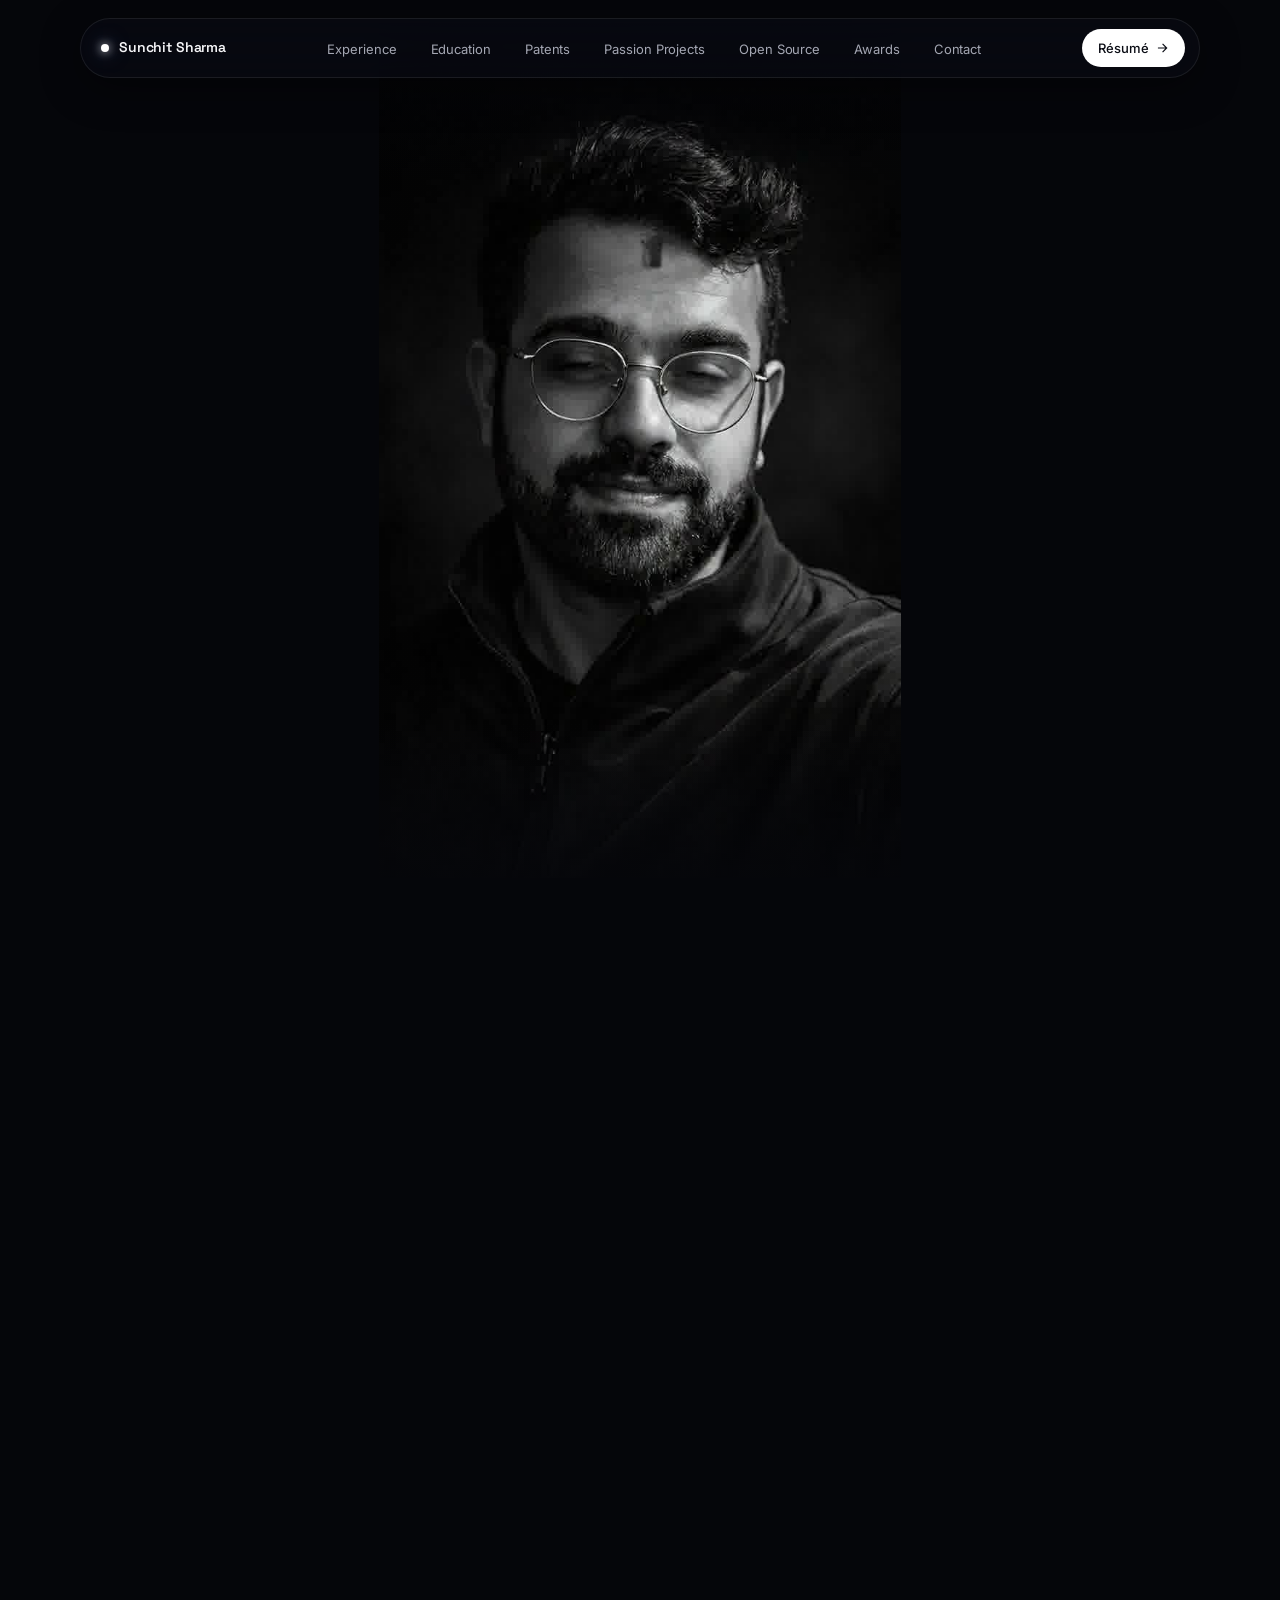
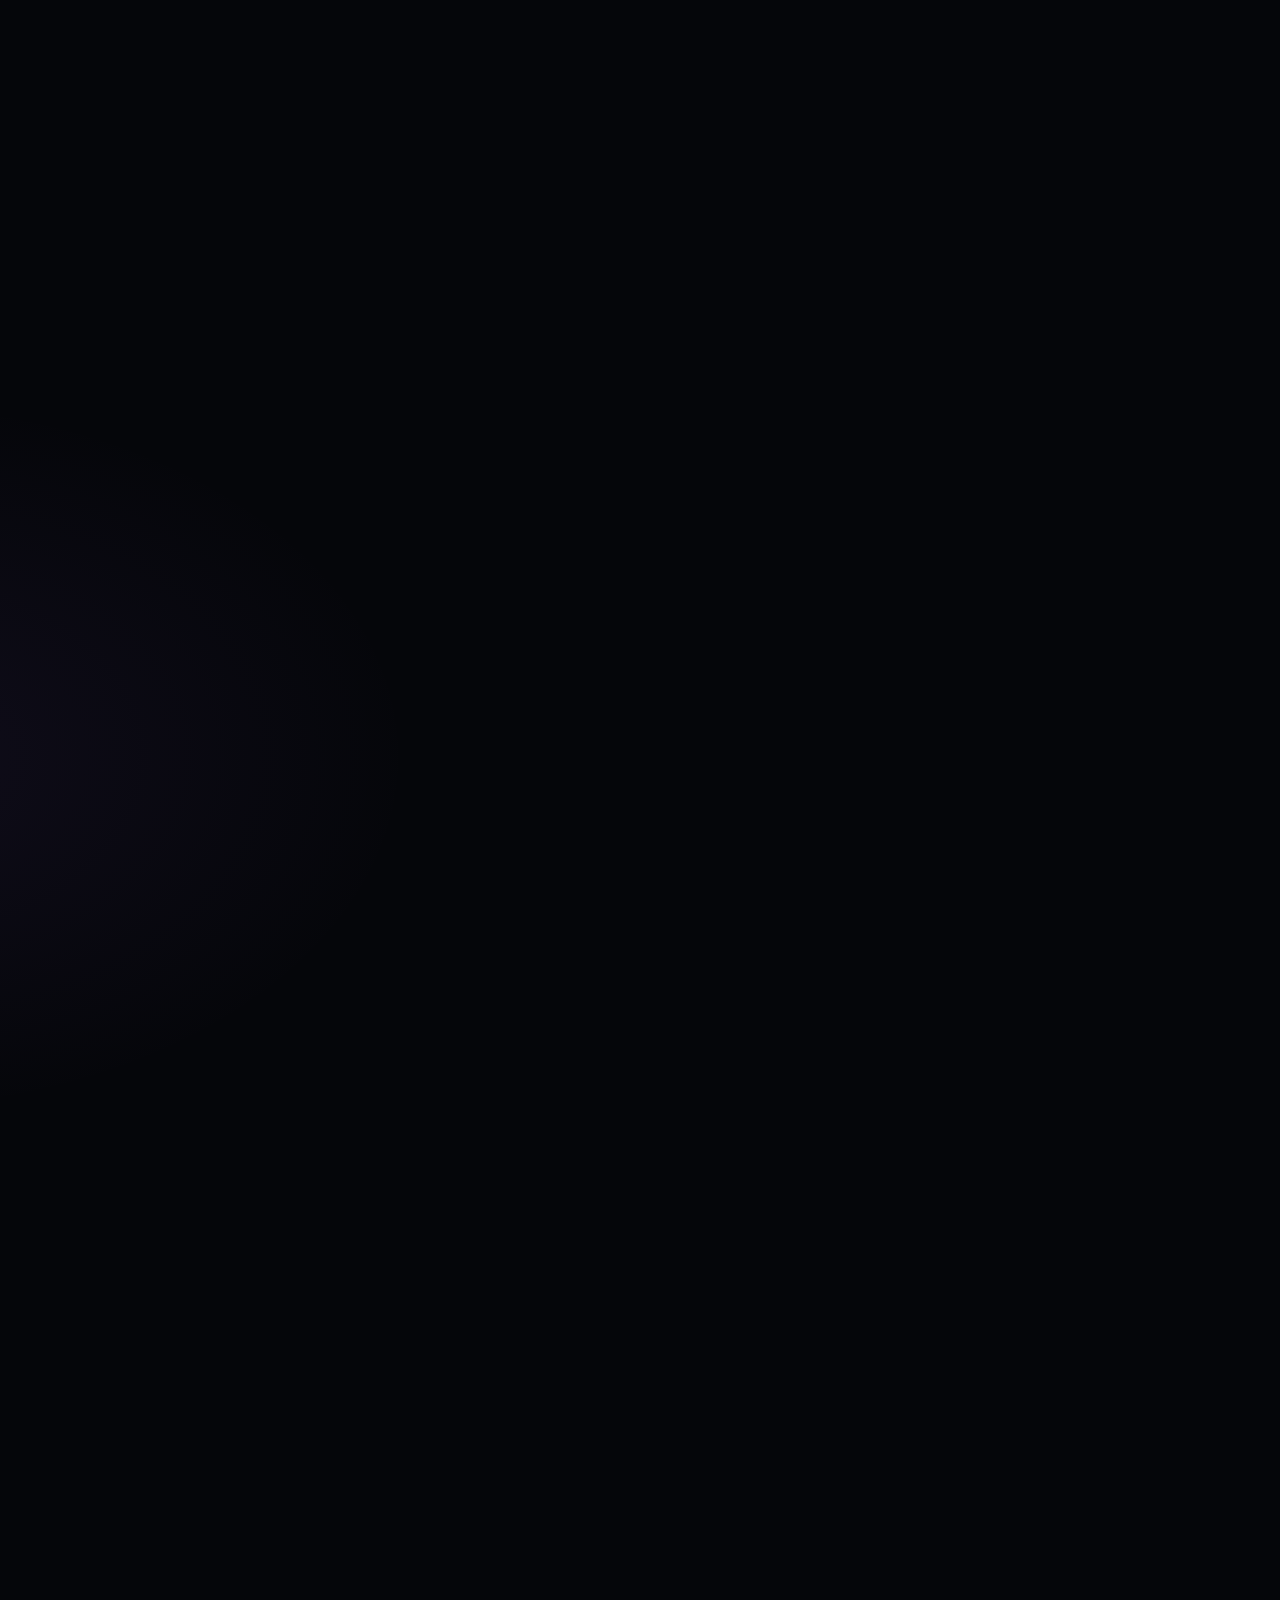
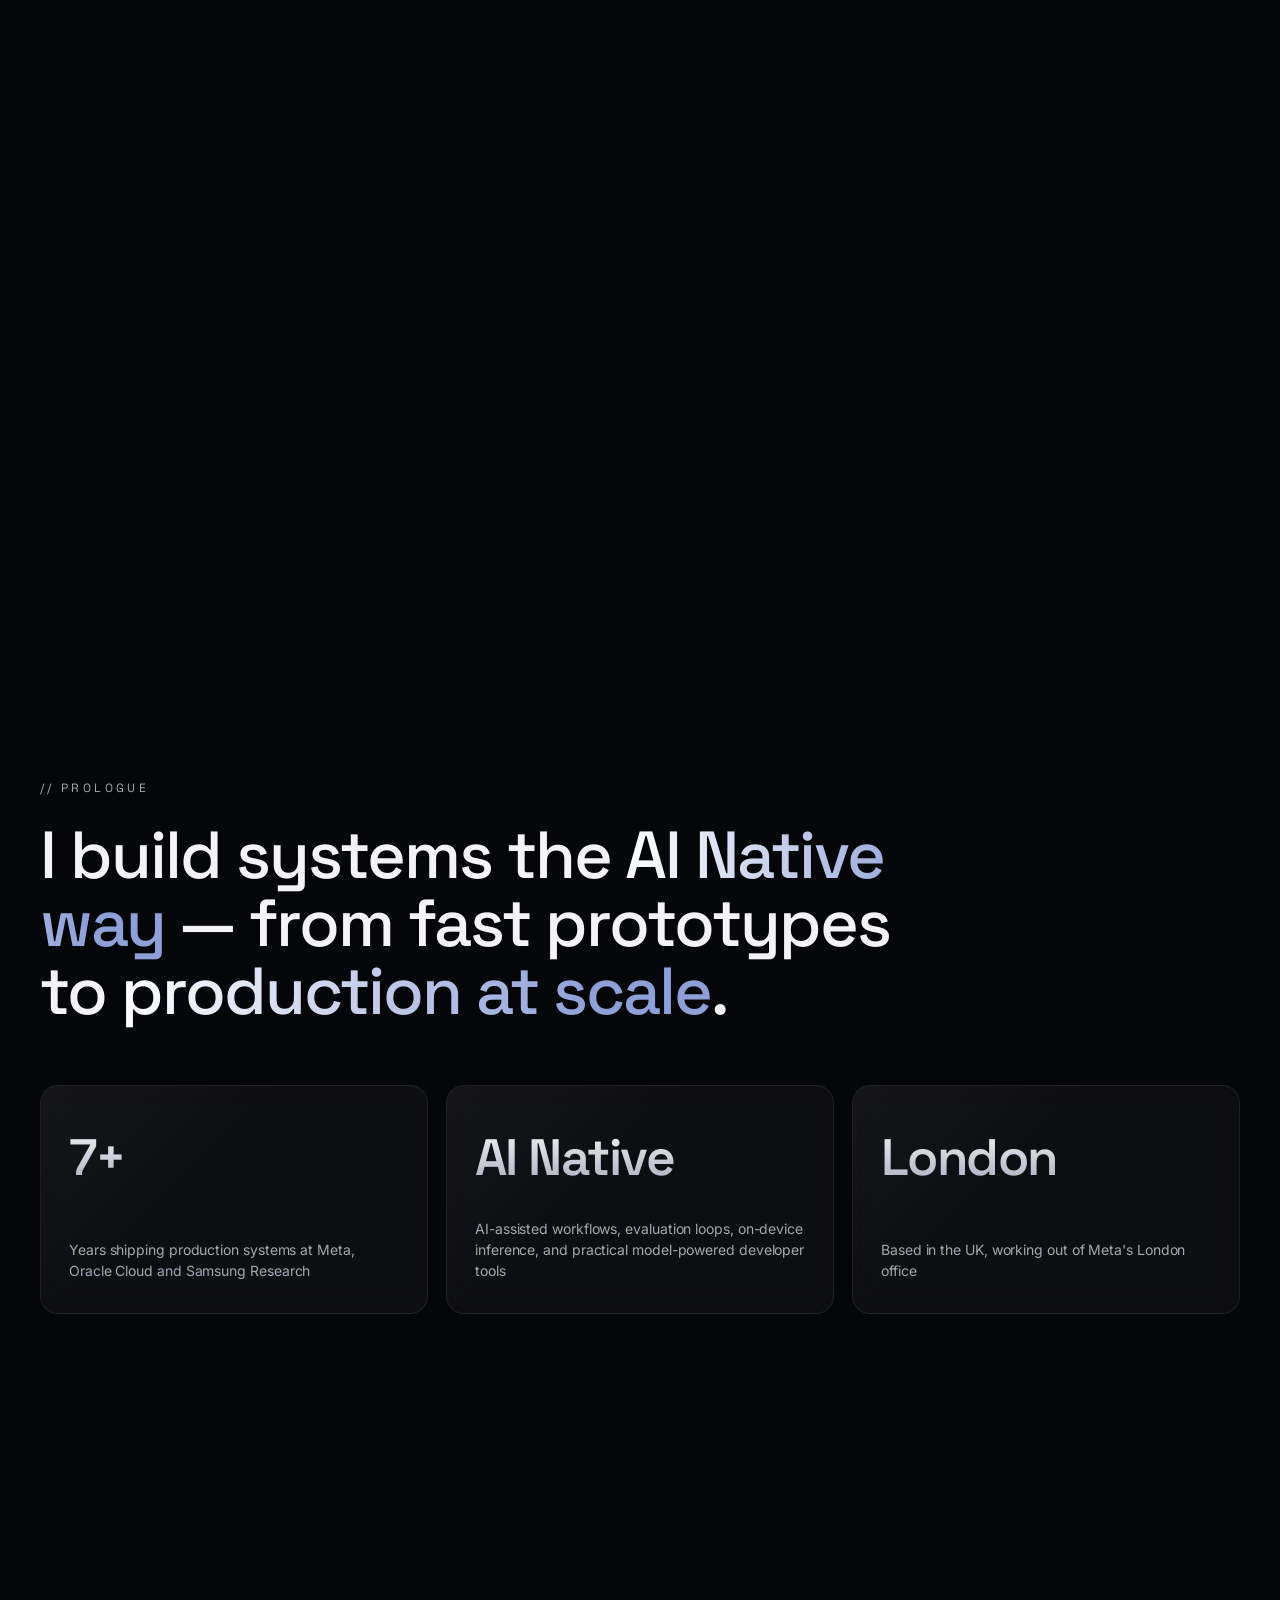
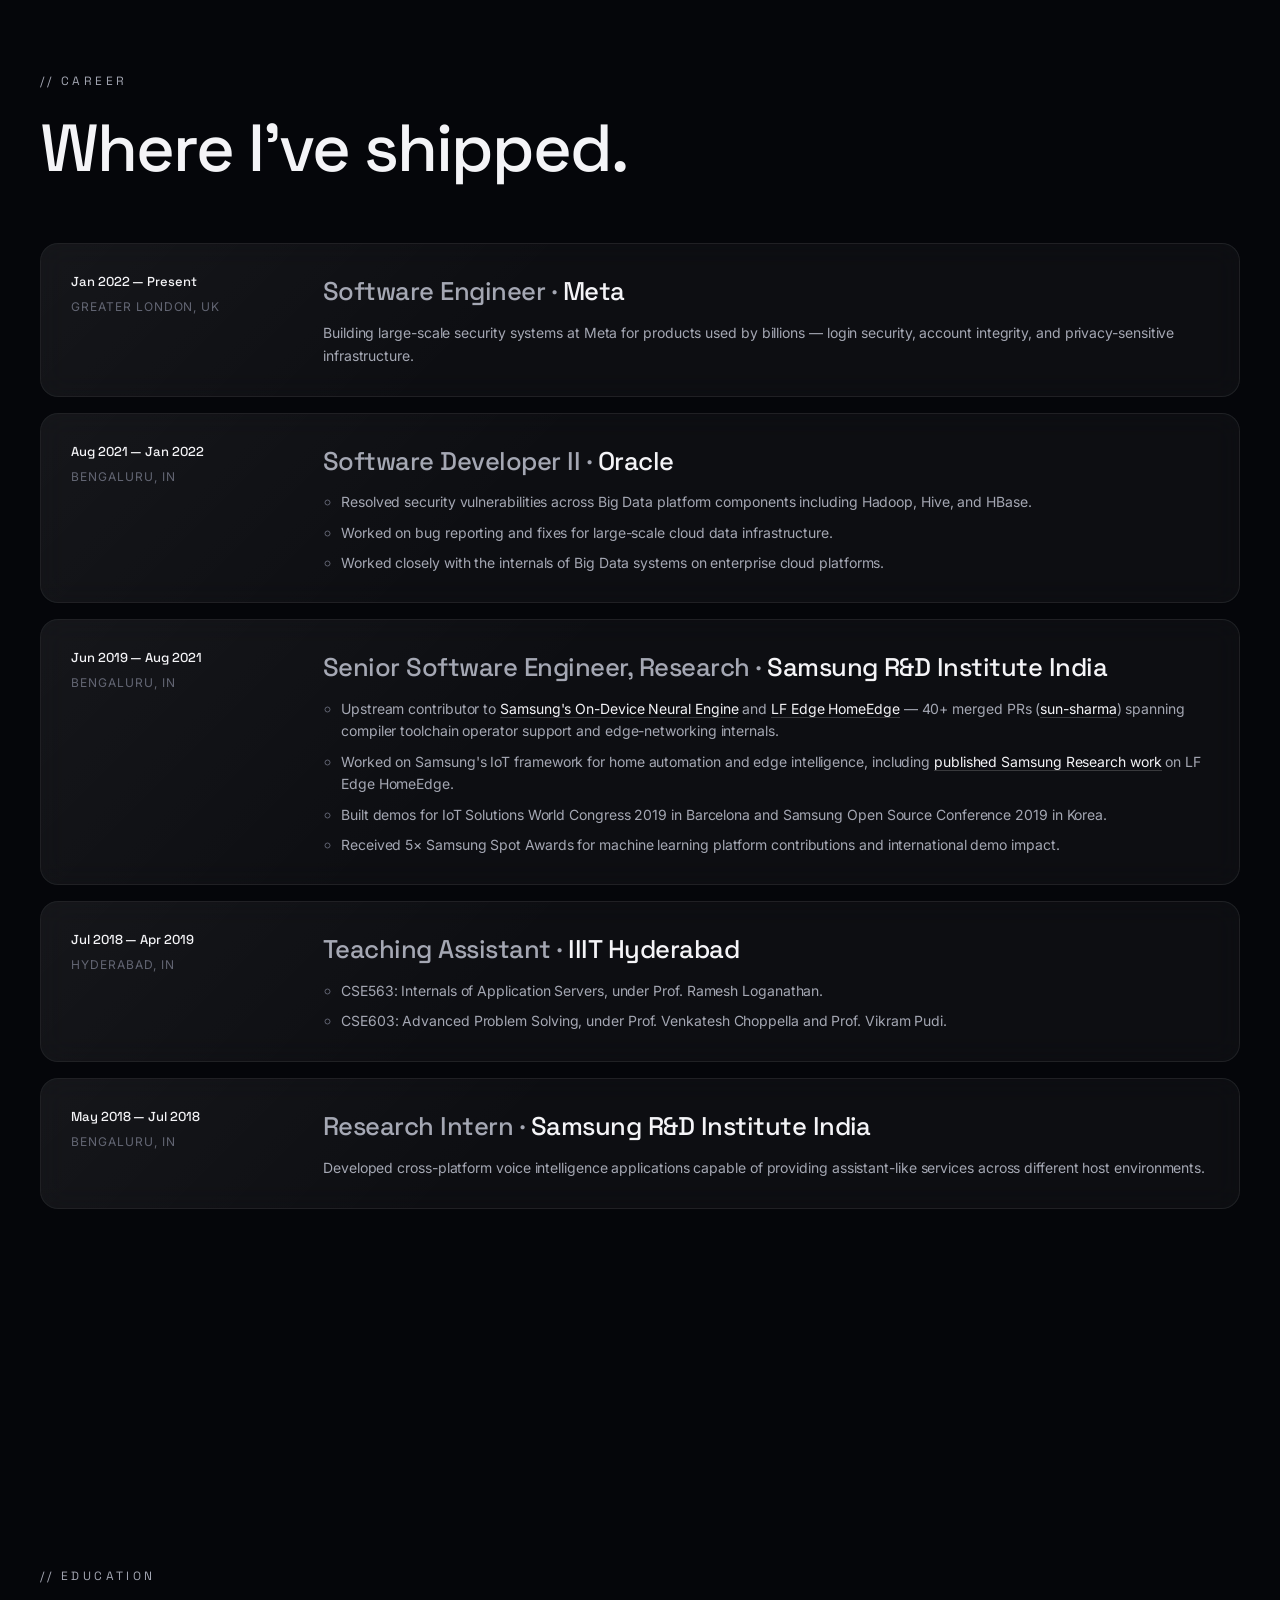
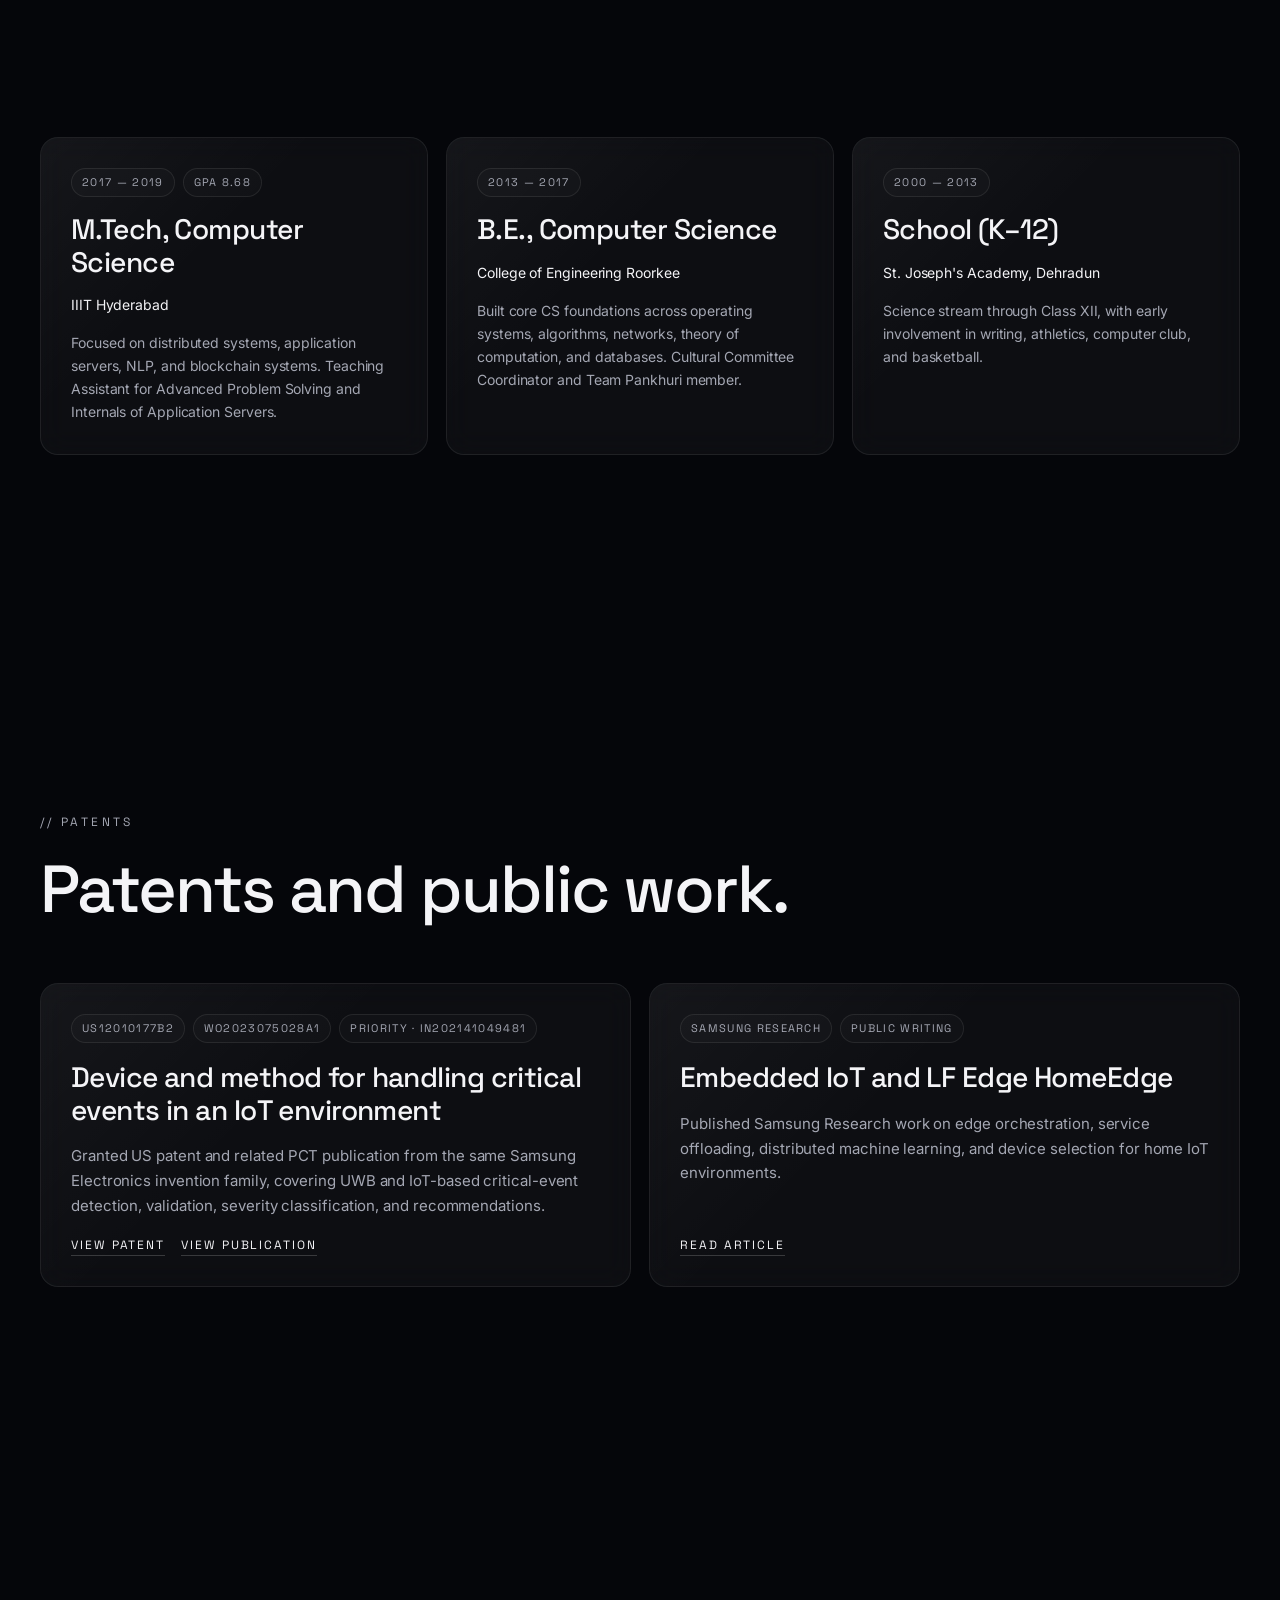
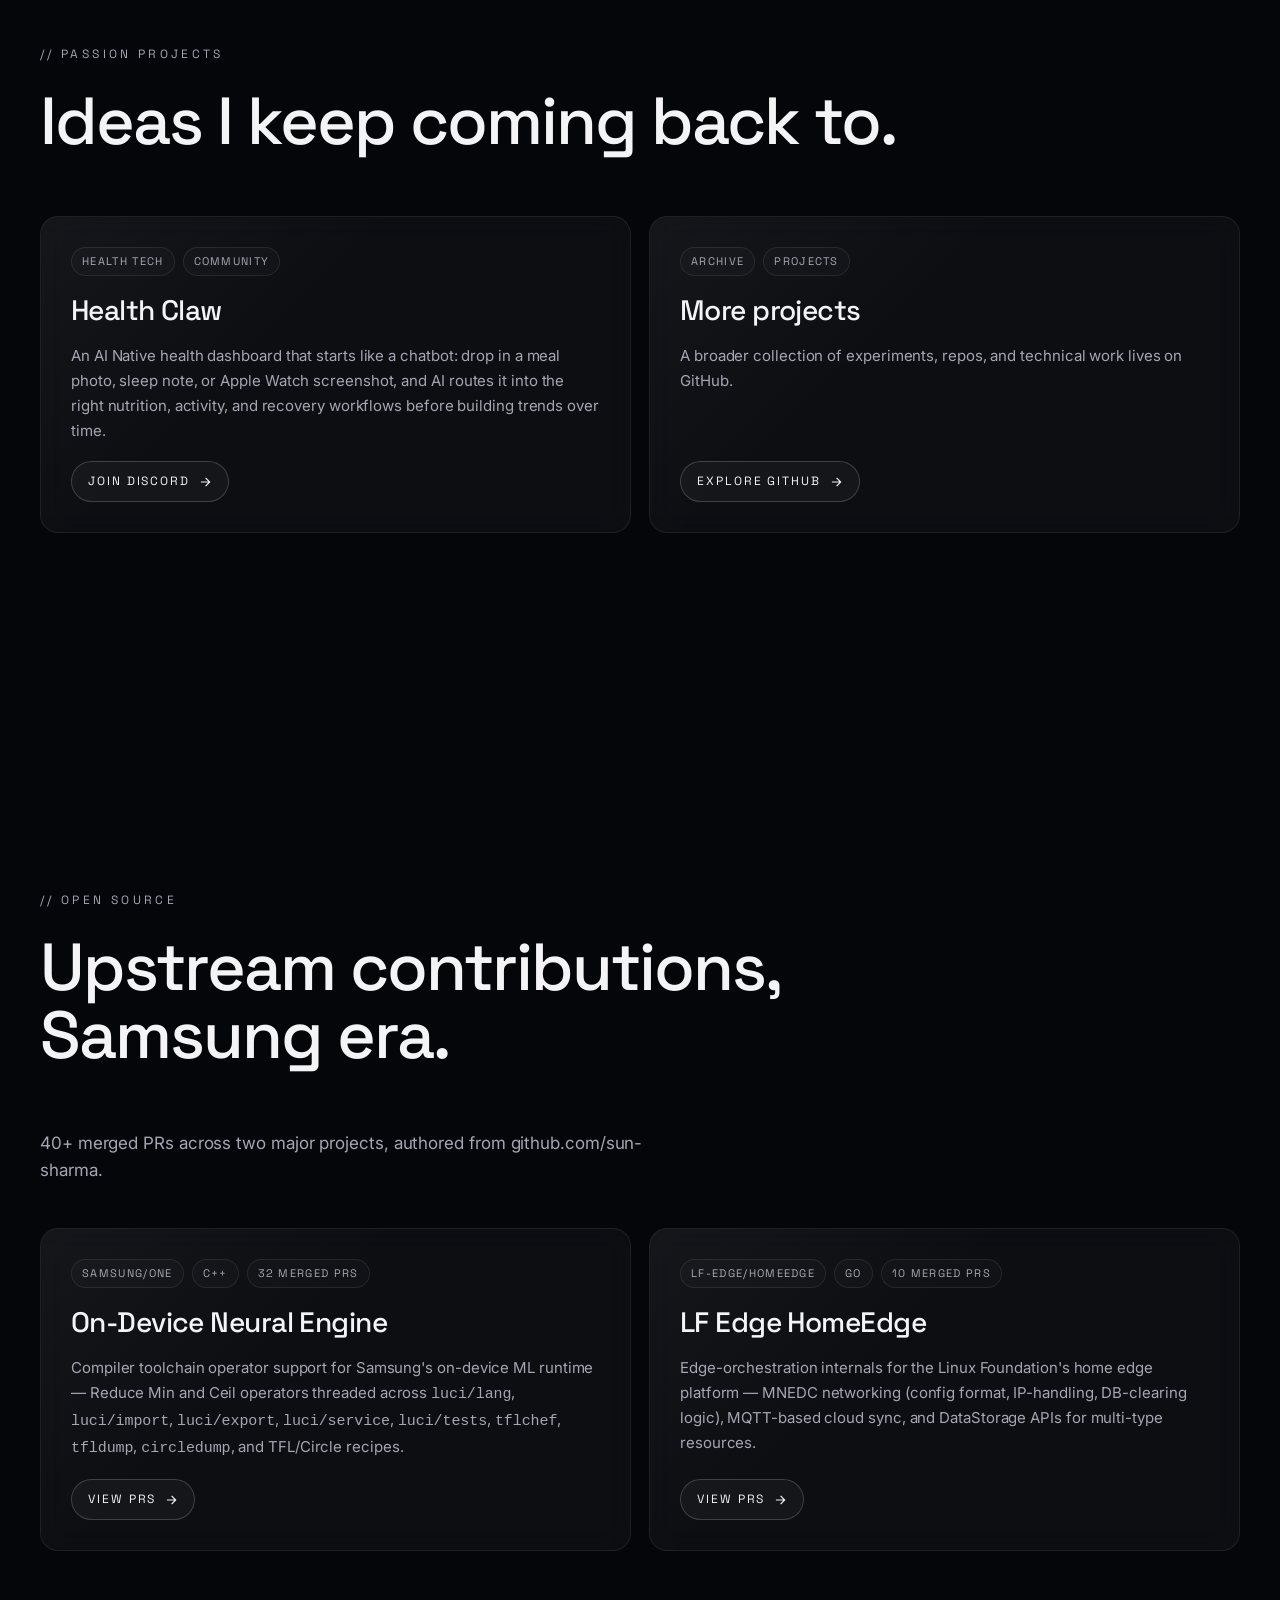
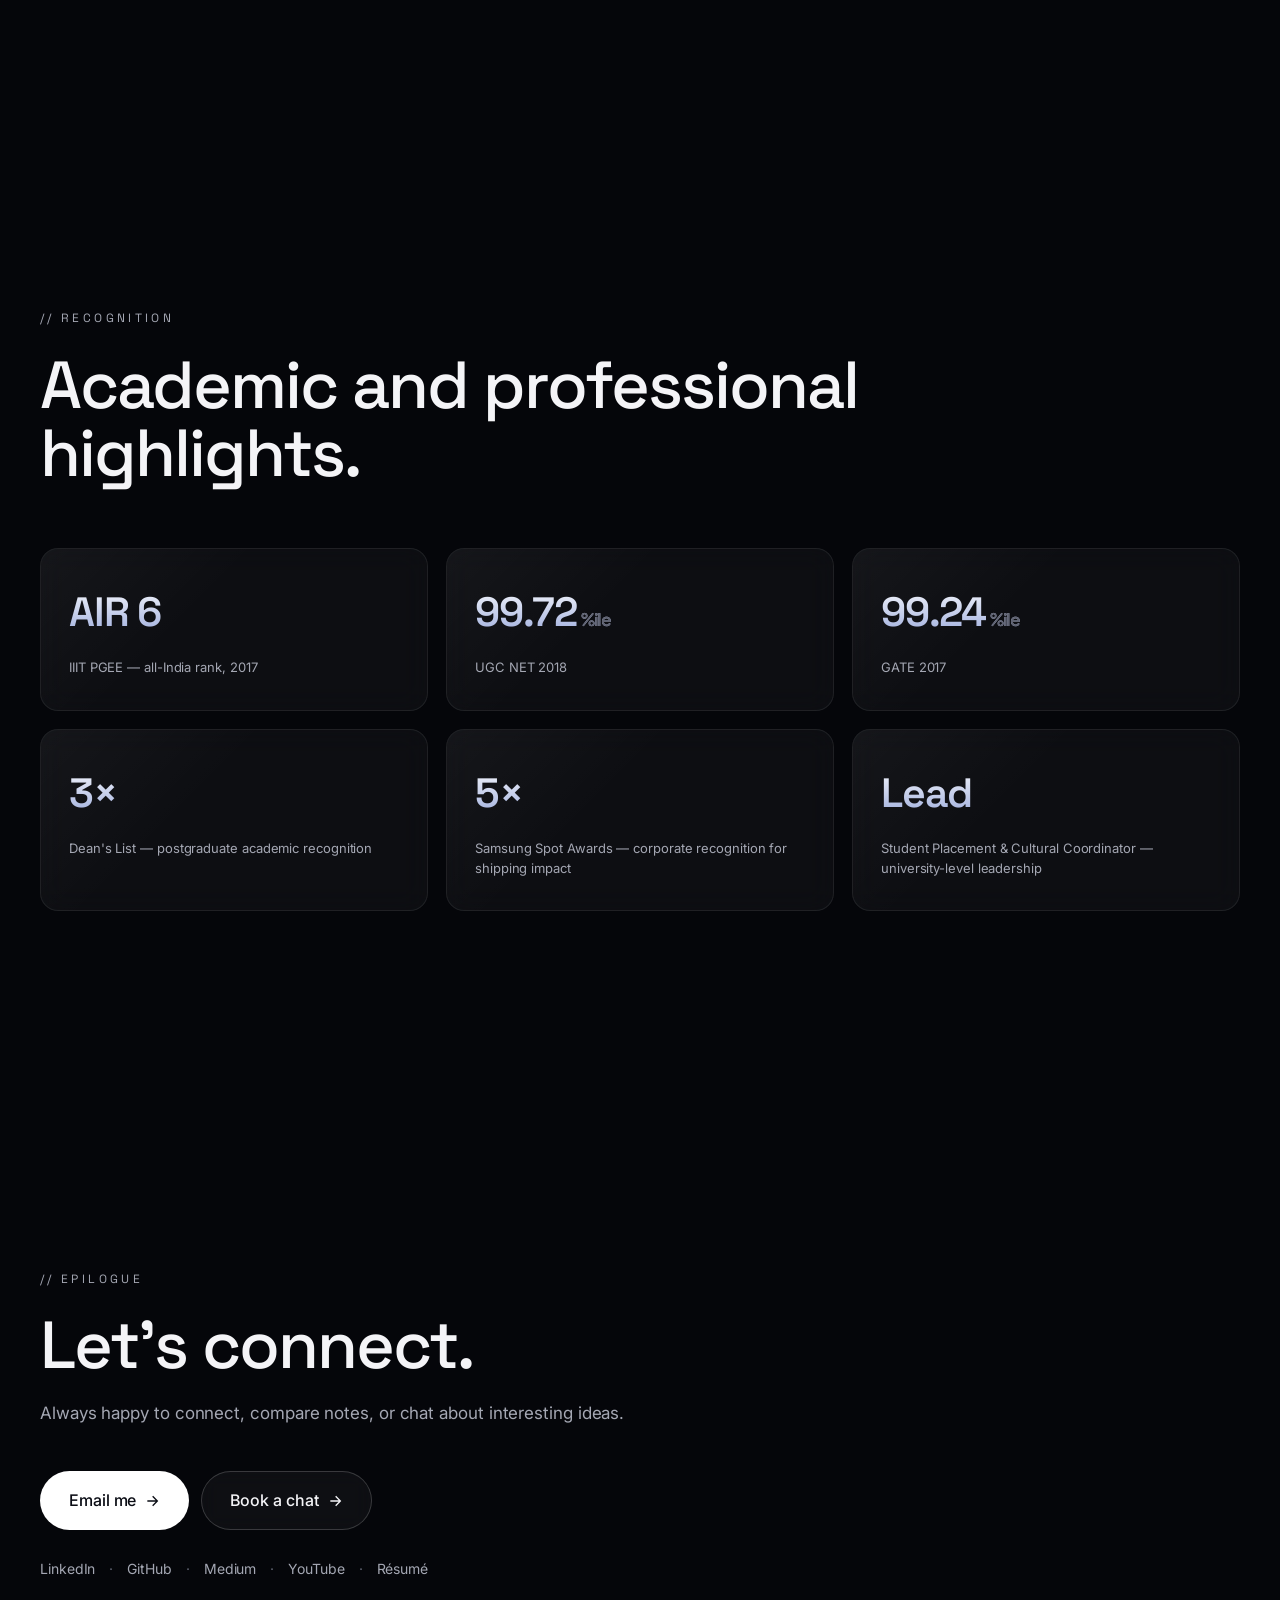
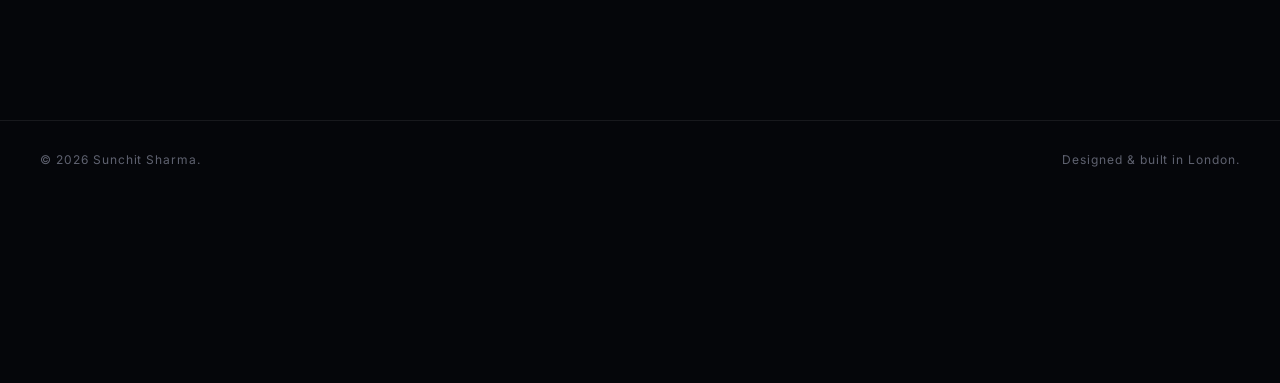
<file: index.html>
<!DOCTYPE html>
<html lang="en">
<head>
  <meta charset="utf-8" />
  <meta name="viewport" content="width=device-width, initial-scale=1, viewport-fit=cover" />
  <title>Sunchit Sharma — AI Native Software Engineer</title>
  <meta name="description" content="Sunchit Sharma — AI Native software engineer at Meta in London, building large-scale security systems for products used by billions. Ex-Oracle Cloud, ex-Samsung Research." />
  <meta name="theme-color" content="#05060a" />

  <link rel="icon" href="assets/img/favicon.png" />
  <link rel="apple-touch-icon" href="assets/img/apple-touch-icon.png" />

  <link rel="preconnect" href="https://fonts.googleapis.com" />
  <link rel="preconnect" href="https://fonts.gstatic.com" crossorigin />
  <link href="https://fonts.googleapis.com/css2?family=Inter:wght@300;400;500;600;700&family=Space+Grotesk:wght@400;500;600;700&display=swap" rel="stylesheet" />

  <link rel="preload" as="image" href="assets/img/hero/ezgif-frame-001.jpg" />
  <link rel="preload" as="image" href="assets/img/hero/ezgif-frame-120.jpg" />
  <link rel="preload" as="image" href="assets/img/hero/ezgif-frame-240.jpg" />

  <link rel="stylesheet" href="assets/css/style.css?v=5" />
</head>
<body>

  <!-- Preloader -->
  <div id="preloader" aria-hidden="true">
    <div class="preloader-inner">
      <div class="preloader-mark">SS</div>
      <div class="preloader-bar"><span id="preloader-fill"></span></div>
      <div class="preloader-pct"><span id="preloader-pct">0</span>%</div>
    </div>
  </div>

  <!-- Noise + grain overlay -->
  <div class="grain" aria-hidden="true"></div>

  <!-- Floating nav -->
  <nav class="nav" aria-label="Primary">
    <a href="#top" class="nav-brand">
      <span class="nav-dot"></span>
      <span>Sunchit&nbsp;Sharma</span>
    </a>
    <ul class="nav-links">
      <li><a href="#experience">Experience</a></li>
      <li><a href="#education">Education</a></li>
      <li><a href="#patents">Patents</a></li>
      <li><a href="#passion">Passion Projects</a></li>
      <li><a href="#opensource">Open Source</a></li>
      <li><a href="#awards">Awards</a></li>
      <li><a href="#contact">Contact</a></li>
    </ul>
    <a href="Sunchit_Sharma_.pdf" class="nav-cta" download>
      <span>Résumé</span>
      <svg viewBox="0 0 24 24" width="14" height="14" fill="none" stroke="currentColor" stroke-width="2"><path d="M5 12h14M13 5l7 7-7 7"/></svg>
    </a>
  </nav>

  <!-- HERO: sticky canvas scroll storytelling -->
  <section id="top" class="hero">
    <div class="hero-sticky">
      <canvas id="hero-canvas" aria-label="Scroll to reveal"></canvas>

      <!-- Layered overlays -->
      <div class="hero-overlays">

        <div class="hero-caption hero-phase" data-phase="p1">
          <span class="kicker">Chapter 01</span>
          <h2>Seven years building<br/><em>production systems.</em></h2>
        </div>

        <div class="hero-caption hero-phase" data-phase="p2">
          <span class="kicker">Chapter 02</span>
          <h2>Then AI changed<br/><em>how software gets built.</em></h2>
        </div>

        <div class="hero-caption hero-phase" data-phase="p3">
          <span class="kicker">Chapter 03</span>
          <h2>Systems thinking,<br/><em>with AI in the loop.</em></h2>
        </div>

        <div class="hero-title hero-phase" data-phase="final">
          <p class="hero-name">SUNCHIT SHARMA</p>
          <h1>AI Native<br/>Software Engineer</h1>

          <div class="hero-logos primary">
            <span class="logo-chip">
              <img src="assets/img/logos/meta.svg" alt="Meta" class="logo-img logo-meta"/>
              <b>Meta</b>
            </span>
            <span class="logo-sep" aria-hidden="true">×</span>
            <span class="logo-chip logo-chip--light">
              <img src="assets/img/logos/iiit-tree.jpg" alt="IIIT Hyderabad" class="logo-img logo-iiit"/>
              <b>IIIT&nbsp;Hyderabad</b>
            </span>
          </div>

          <a class="hero-cta" href="#experience">
            <span>See more</span>
            <svg viewBox="0 0 24 24" width="14" height="14" fill="none" stroke="currentColor" stroke-width="2"><path d="M12 5v14M5 12l7 7 7-7"/></svg>
          </a>
        </div>

      </div>

      <div class="hero-scroll-hint" aria-hidden="true">
        <span>Scroll</span>
        <div class="hint-line"></div>
      </div>
    </div>
  </section>

  <!-- INTRO -->
  <section class="section intro" id="intro">
    <div class="container">
      <p class="eyebrow">// Prologue</p>
      <h2 class="display">
        I build systems the <span class="accent">AI Native way</span> —
        from fast prototypes to <span class="accent">production at scale</span>.
      </h2>
      <div class="intro-grid">
        <div class="glass">
          <div class="stat-num">7+</div>
          <div class="stat-label">Years shipping production systems at Meta, Oracle Cloud and Samsung Research</div>
        </div>
        <div class="glass">
          <div class="stat-num">AI&nbsp;Native</div>
          <div class="stat-label">AI-assisted workflows, evaluation loops, on-device inference, and practical model-powered developer tools</div>
        </div>
        <div class="glass">
          <div class="stat-num">London</div>
          <div class="stat-label">Based in the UK, working out of Meta's London office</div>
        </div>
      </div>
    </div>
  </section>

  <!-- EXPERIENCE -->
  <section class="section experience" id="experience">
    <div class="container">
      <p class="eyebrow">// Career</p>
      <h2 class="display">Where I've shipped.</h2>

      <ol class="timeline">
        <li class="timeline-item glass">
          <div class="timeline-meta">
            <span class="timeline-date">Jan 2022 — Present</span>
            <span class="timeline-loc">Greater London, UK</span>
          </div>
          <div class="timeline-body">
            <h3>Software Engineer · <span class="company">Meta</span></h3>
            <p>Building large-scale security systems at Meta for products used by billions — login security, account integrity, and privacy-sensitive infrastructure.</p>
          </div>
        </li>

        <li class="timeline-item glass">
          <div class="timeline-meta">
            <span class="timeline-date">Aug 2021 — Jan 2022</span>
            <span class="timeline-loc">Bengaluru, IN</span>
          </div>
          <div class="timeline-body">
            <h3>Software Developer II · <span class="company">Oracle</span></h3>
            <ul>
              <li>Resolved security vulnerabilities across Big Data platform components including Hadoop, Hive, and HBase.</li>
              <li>Worked on bug reporting and fixes for large-scale cloud data infrastructure.</li>
              <li>Worked closely with the internals of Big Data systems on enterprise cloud platforms.</li>
            </ul>
          </div>
        </li>

        <li class="timeline-item glass">
          <div class="timeline-meta">
            <span class="timeline-date">Jun 2019 — Aug 2021</span>
            <span class="timeline-loc">Bengaluru, IN</span>
          </div>
          <div class="timeline-body">
            <h3>Senior Software Engineer, Research · <span class="company">Samsung R&amp;D Institute India</span></h3>
            <ul>
              <li>Upstream contributor to <a href="https://github.com/Samsung/ONE" target="_blank" rel="noopener">Samsung's On-Device Neural Engine</a> and <a href="https://github.com/lf-edge/edge-home-orchestration-go" target="_blank" rel="noopener">LF Edge HomeEdge</a> — 40+ merged PRs (<a href="https://github.com/sun-sharma" target="_blank" rel="noopener">sun-sharma</a>) spanning compiler toolchain operator support and edge-networking internals.</li>
              <li>Worked on Samsung's IoT framework for home automation and edge intelligence, including <a href="https://research.samsung.com/blog/Embedded-IoT-2021-Intro-of-the-research-insight-from-the-presentation-based-on-LF-Edge-HomeEdge" target="_blank" rel="noopener">published Samsung Research work</a> on LF Edge HomeEdge.</li>
              <li>Built demos for IoT Solutions World Congress 2019 in Barcelona and Samsung Open Source Conference 2019 in Korea.</li>
              <li>Received 5× Samsung Spot Awards for machine learning platform contributions and international demo impact.</li>
            </ul>
          </div>
        </li>

        <li class="timeline-item glass">
          <div class="timeline-meta">
            <span class="timeline-date">Jul 2018 — Apr 2019</span>
            <span class="timeline-loc">Hyderabad, IN</span>
          </div>
          <div class="timeline-body">
            <h3>Teaching Assistant · <span class="company">IIIT Hyderabad</span></h3>
            <ul>
              <li>CSE563: Internals of Application Servers, under Prof. Ramesh Loganathan.</li>
              <li>CSE603: Advanced Problem Solving, under Prof. Venkatesh Choppella and Prof. Vikram Pudi.</li>
            </ul>
          </div>
        </li>

        <li class="timeline-item glass">
          <div class="timeline-meta">
            <span class="timeline-date">May 2018 — Jul 2018</span>
            <span class="timeline-loc">Bengaluru, IN</span>
          </div>
          <div class="timeline-body">
            <h3>Research Intern · <span class="company">Samsung R&amp;D Institute India</span></h3>
            <p>Developed cross-platform voice intelligence applications capable of providing assistant-like services across different host environments.</p>
          </div>
        </li>
      </ol>
    </div>
  </section>

  <!-- EDUCATION -->
  <section class="section education" id="education">
    <div class="container">
      <p class="eyebrow">// Education</p>
      <h2 class="display">Academic foundation.</h2>

      <div class="education-grid">
        <article class="education-card glass">
          <div class="education-meta">
            <span>2017 — 2019</span>
            <span>GPA 8.68</span>
          </div>
          <h3>M.Tech, Computer Science</h3>
          <p class="education-school">IIIT Hyderabad</p>
          <p>Focused on distributed systems, application servers, NLP, and blockchain systems. Teaching Assistant for Advanced Problem Solving and Internals of Application Servers.</p>
        </article>

        <article class="education-card glass">
          <div class="education-meta">
            <span>2013 — 2017</span>
          </div>
          <h3>B.E., Computer Science</h3>
          <p class="education-school">College of Engineering Roorkee</p>
          <p>Built core CS foundations across operating systems, algorithms, networks, theory of computation, and databases. Cultural Committee Coordinator and Team Pankhuri member.</p>
        </article>

        <article class="education-card glass">
          <div class="education-meta">
            <span>2000 — 2013</span>
          </div>
          <h3>School (K–12)</h3>
          <p class="education-school">St. Joseph's Academy, Dehradun</p>
          <p>Science stream through Class XII, with early involvement in writing, athletics, computer club, and basketball.</p>
        </article>
      </div>
    </div>
  </section>

  <!-- PATENTS -->
  <section class="section patents" id="patents">
    <div class="container">
      <p class="eyebrow">// Patents</p>
      <h2 class="display">Patents and public work.</h2>

      <div class="patents-grid">
        <article class="patent-card glass">
          <div class="patent-meta">
            <span>US12010177B2</span>
            <span>WO2023075028A1</span>
            <span>Priority · IN202141049481</span>
          </div>
          <h3>Device and method for handling critical events in an IoT environment</h3>
          <p>Granted US patent and related PCT publication from the same Samsung Electronics invention family, covering UWB and IoT-based critical-event detection, validation, severity classification, and recommendations.</p>
          <div class="patent-links">
            <a href="https://patents.google.com/patent/US12010177B2/" target="_blank" rel="noopener">View patent</a>
            <a href="https://patents.google.com/patent/WO2023075028A1" target="_blank" rel="noopener">View publication</a>
          </div>
        </article>

        <article class="patent-card glass">
          <div class="patent-meta">
            <span>Samsung Research</span>
            <span>Public writing</span>
          </div>
          <h3>Embedded IoT and LF Edge HomeEdge</h3>
          <p>Published Samsung Research work on edge orchestration, service offloading, distributed machine learning, and device selection for home IoT environments.</p>
          <a href="https://research.samsung.com/blog/Embedded-IoT-2021-Intro-of-the-research-insight-from-the-presentation-based-on-LF-Edge-HomeEdge" target="_blank" rel="noopener">Read article</a>
        </article>
      </div>
    </div>
  </section>

  <!-- PASSION PROJECTS -->
  <section class="section passion" id="passion">
    <div class="container">
      <p class="eyebrow">// Passion Projects</p>
      <h2 class="display">Ideas I keep coming back to.</h2>

      <div class="passion-grid">
        <article class="passion-card glass">
          <div class="patent-meta">
            <span>Health Tech</span>
            <span>Community</span>
          </div>
          <h3>Health Claw</h3>
          <p>An AI Native health dashboard that starts like a chatbot: drop in a meal photo, sleep note, or Apple Watch screenshot, and AI routes it into the right nutrition, activity, and recovery workflows before building trends over time.</p>
          <a class="passion-cta" href="https://discord.gg/SA7gG3dcwk" target="_blank" rel="noopener">
            <span>Join Discord</span>
            <svg viewBox="0 0 24 24" width="14" height="14" fill="none" stroke="currentColor" stroke-width="2"><path d="M5 12h14M13 5l7 7-7 7"/></svg>
          </a>
        </article>

        <article class="passion-card glass">
          <div class="patent-meta">
            <span>Archive</span>
            <span>Projects</span>
          </div>
          <h3>More projects</h3>
          <p>A broader collection of experiments, repos, and technical work lives on GitHub.</p>
          <a class="passion-cta" href="https://github.com/sunchitsharma" target="_blank" rel="noopener">
            <span>Explore GitHub</span>
            <svg viewBox="0 0 24 24" width="14" height="14" fill="none" stroke="currentColor" stroke-width="2"><path d="M5 12h14M13 5l7 7-7 7"/></svg>
          </a>
        </article>
      </div>
    </div>
  </section>

  <!-- OPEN SOURCE -->
  <section class="section opensource" id="opensource">
    <div class="container">
      <p class="eyebrow">// Open Source</p>
      <h2 class="display">Upstream contributions, Samsung era.</h2>
      <p class="contact-sub">40+ merged PRs across two major projects, authored from <a href="https://github.com/sun-sharma" target="_blank" rel="noopener">github.com/sun-sharma</a>.</p>

      <div class="passion-grid">
        <article class="passion-card glass">
          <div class="patent-meta">
            <span>Samsung/ONE</span>
            <span>C++</span>
            <span>32 merged PRs</span>
          </div>
          <h3>On-Device Neural Engine</h3>
          <p>Compiler toolchain operator support for Samsung's on-device ML runtime — Reduce Min and Ceil operators threaded across <code>luci/lang</code>, <code>luci/import</code>, <code>luci/export</code>, <code>luci/service</code>, <code>luci/tests</code>, <code>tflchef</code>, <code>tfldump</code>, <code>circledump</code>, and TFL/Circle recipes.</p>
          <a class="passion-cta" href="https://github.com/Samsung/ONE/pulls?q=is%3Apr+author%3Asun-sharma+is%3Amerged" target="_blank" rel="noopener">
            <span>View PRs</span>
            <svg viewBox="0 0 24 24" width="14" height="14" fill="none" stroke="currentColor" stroke-width="2"><path d="M5 12h14M13 5l7 7-7 7"/></svg>
          </a>
        </article>

        <article class="passion-card glass">
          <div class="patent-meta">
            <span>lf-edge/HomeEdge</span>
            <span>Go</span>
            <span>10 merged PRs</span>
          </div>
          <h3>LF Edge HomeEdge</h3>
          <p>Edge-orchestration internals for the Linux Foundation's home edge platform — MNEDC networking (config format, IP-handling, DB-clearing logic), MQTT-based cloud sync, and DataStorage APIs for multi-type resources.</p>
          <a class="passion-cta" href="https://github.com/lf-edge/edge-home-orchestration-go/pulls?q=is%3Apr+author%3Asun-sharma+is%3Amerged" target="_blank" rel="noopener">
            <span>View PRs</span>
            <svg viewBox="0 0 24 24" width="14" height="14" fill="none" stroke="currentColor" stroke-width="2"><path d="M5 12h14M13 5l7 7-7 7"/></svg>
          </a>
        </article>
      </div>
    </div>
  </section>

  <!-- AWARDS -->
  <section class="section awards" id="awards">
    <div class="container">
      <p class="eyebrow">// Recognition</p>
      <h2 class="display">Academic and professional highlights.</h2>

      <div class="awards-grid">
        <div class="award glass">
          <div class="award-num">AIR 6</div>
          <div class="award-label">IIIT PGEE — all-India rank, 2017</div>
        </div>
        <div class="award glass">
          <div class="award-num">99.72<span>%ile</span></div>
          <div class="award-label">UGC NET 2018</div>
        </div>
        <div class="award glass">
          <div class="award-num">99.24<span>%ile</span></div>
          <div class="award-label">GATE 2017</div>
        </div>
        <div class="award glass">
          <div class="award-num">3×</div>
          <div class="award-label">Dean's List — postgraduate academic recognition</div>
        </div>
        <div class="award glass">
          <div class="award-num">5×</div>
          <div class="award-label">Samsung Spot Awards — corporate recognition for shipping impact</div>
        </div>
        <div class="award glass">
          <div class="award-num">Lead</div>
          <div class="award-label">Student Placement &amp; Cultural Coordinator — university-level leadership</div>
        </div>
      </div>
    </div>
  </section>

  <!-- CONTACT -->
  <section class="section contact" id="contact">
    <div class="container">
      <p class="eyebrow">// Epilogue</p>
      <h2 class="display">Let's connect.</h2>
      <p class="contact-sub">Always happy to connect, compare notes, or chat about interesting ideas.</p>

      <div class="contact-actions">
        <div class="contact-ctas">
          <a class="btn btn-primary btn-lg" href="mailto:sunchitsharma8@gmail.com">
            <span>Email me</span>
            <svg viewBox="0 0 24 24" width="16" height="16" fill="none" stroke="currentColor" stroke-width="2"><path d="M5 12h14M13 5l7 7-7 7"/></svg>
          </a>
          <a class="btn btn-ghost btn-lg" href="https://calendly.com/sunchitsharma" target="_blank" rel="noopener">
            <span>Book a chat</span>
            <svg viewBox="0 0 24 24" width="16" height="16" fill="none" stroke="currentColor" stroke-width="2"><path d="M5 12h14M13 5l7 7-7 7"/></svg>
          </a>
        </div>
        <div class="contact-socials">
          <a href="https://www.linkedin.com/in/sunchitsharma/" target="_blank" rel="noopener">LinkedIn</a>
          <span>·</span>
          <a href="https://github.com/sunchitsharma" target="_blank" rel="noopener">GitHub</a>
          <span>·</span>
          <a href="https://medium.com/@sunchitsharma8" target="_blank" rel="noopener">Medium</a>
          <span>·</span>
          <a href="https://www.youtube.com/@sunchit_sharma" target="_blank" rel="noopener">YouTube</a>
          <span>·</span>
          <a href="Sunchit_Sharma_.pdf" download>Résumé</a>
        </div>
      </div>
    </div>

    <footer class="foot">
      <div class="container foot-inner">
        <span>© <span id="year">2026</span> Sunchit Sharma.</span>
        <span class="foot-right">Designed &amp; built in London.</span>
      </div>
    </footer>
  </section>

  <script src="assets/js/main.js?v=2" defer></script>
</body>
</html>
</file>
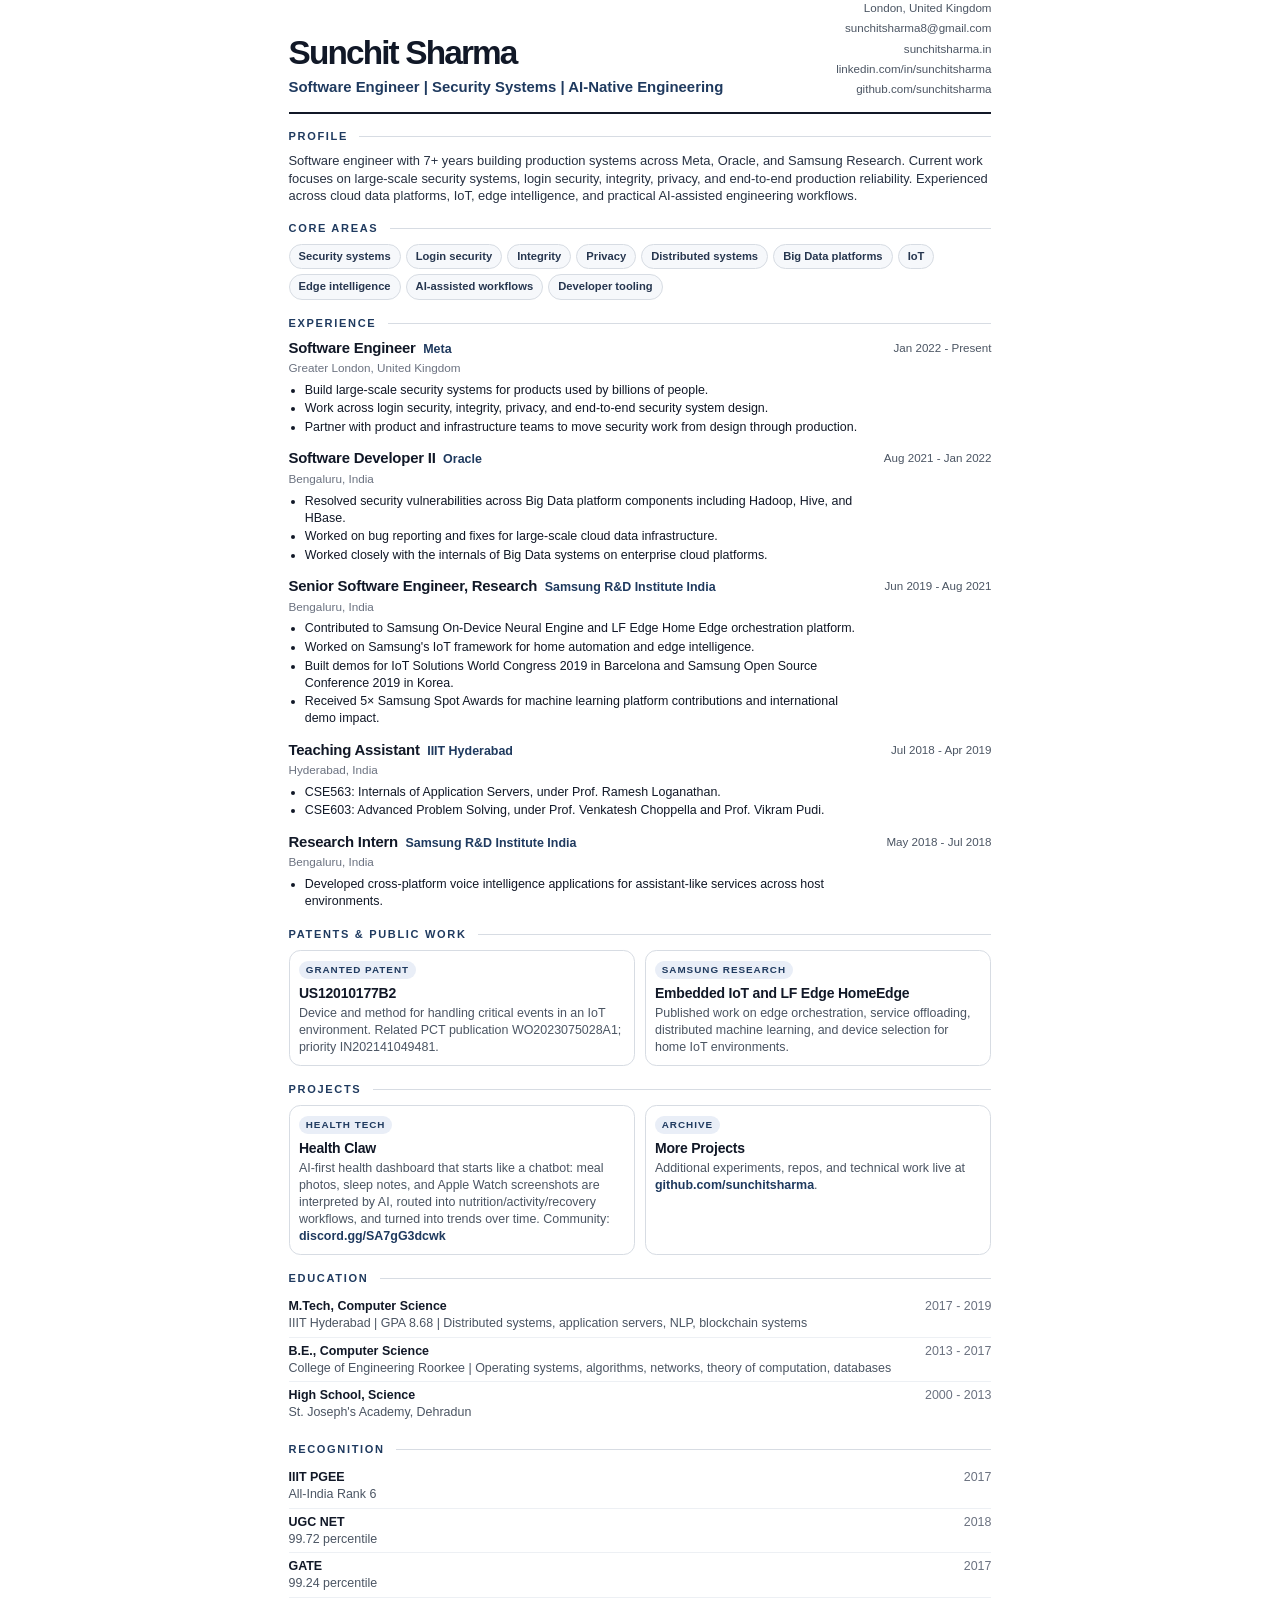
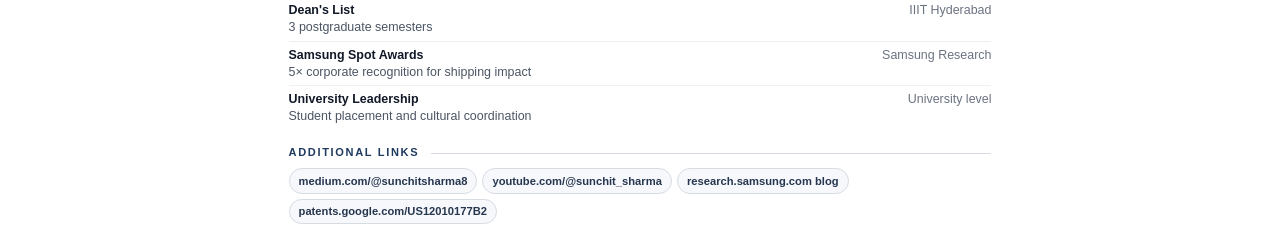
<file: resume.html>
<!DOCTYPE html>
<html lang="en">
<head>
  <meta charset="utf-8" />
  <meta name="viewport" content="width=device-width, initial-scale=1" />
  <title>Sunchit Sharma Resume</title>
  <style>
    :root {
      --ink: #111827;
      --muted: #4b5563;
      --faint: #6b7280;
      --line: #d7dce3;
      --soft: #f6f8fb;
      --accent: #1f3a5f;
      --accent-soft: #e9eef7;
    }
    * { box-sizing: border-box; }
    html, body { margin: 0; padding: 0; background: #fff; }
    body {
      font-family: -apple-system, BlinkMacSystemFont, "Segoe UI", Arial, sans-serif;
      color: var(--ink);
      font-size: 9.35pt;
      line-height: 1.36;
      -webkit-print-color-adjust: exact;
      print-color-adjust: exact;
    }
    @page { size: A4; margin: 10mm; }
    a { color: inherit; text-decoration: none; }
    .page { max-width: 186mm; margin: 0 auto; }
    header {
      display: grid;
      grid-template-columns: 1fr auto;
      gap: 10mm;
      align-items: end;
      padding-bottom: 4mm;
      border-bottom: 2px solid var(--ink);
      margin-bottom: 4mm;
    }
    h1 {
      margin: 0;
      font-size: 25pt;
      line-height: 0.95;
      letter-spacing: -0.055em;
    }
    .headline {
      margin: 2mm 0 0;
      color: var(--accent);
      font-size: 11.2pt;
      font-weight: 650;
    }
    .contact {
      display: grid;
      gap: 1.2mm;
      color: var(--muted);
      font-size: 8.7pt;
      text-align: right;
      white-space: nowrap;
    }
    section { margin-bottom: 4.2mm; break-inside: avoid; }
    .section-title {
      display: flex;
      align-items: center;
      gap: 3mm;
      margin-bottom: 2.1mm;
    }
    h2 {
      margin: 0;
      color: var(--accent);
      font-size: 8.3pt;
      letter-spacing: 0.15em;
      text-transform: uppercase;
      white-space: nowrap;
    }
    .rule { height: 1px; background: var(--line); flex: 1; }
    .summary {
      margin: 0;
      color: #273142;
      font-size: 9.7pt;
    }
    .skills {
      display: flex;
      flex-wrap: wrap;
      gap: 1.3mm;
    }
    .skill {
      padding: 1.1mm 2.4mm;
      border: 1px solid var(--line);
      border-radius: 999px;
      background: var(--soft);
      color: #26364f;
      font-size: 8.4pt;
      font-weight: 600;
    }
    .role {
      display: grid;
      grid-template-columns: 1fr auto;
      gap: 4mm;
      margin-bottom: 3.1mm;
      break-inside: avoid;
    }
    .role:last-child { margin-bottom: 0; }
    .role-main { min-width: 0; }
    .role-title {
      display: flex;
      align-items: baseline;
      gap: 2mm;
      flex-wrap: wrap;
      margin-bottom: 0.7mm;
    }
    h3 {
      margin: 0;
      font-size: 11.2pt;
      line-height: 1.15;
      letter-spacing: -0.015em;
    }
    .company {
      color: var(--accent);
      font-weight: 700;
    }
    .role-meta {
      color: var(--faint);
      font-size: 8.8pt;
      margin-bottom: 1.5mm;
    }
    .dates {
      color: var(--muted);
      font-size: 8.7pt;
      text-align: right;
      white-space: nowrap;
      padding-top: 0.3mm;
    }
    ul {
      margin: 0;
      padding-left: 4.3mm;
    }
    li { margin: 0.45mm 0; }
    .grid-2 {
      display: grid;
      grid-template-columns: repeat(2, minmax(0, 1fr));
      gap: 2.4mm;
    }
    .card {
      border: 1px solid var(--line);
      background: #fff;
      border-radius: 3mm;
      padding: 2.5mm;
      break-inside: avoid;
    }
    .card h3 {
      font-size: 10.5pt;
      margin-bottom: 1mm;
    }
    .card p {
      margin: 0;
      color: var(--muted);
    }
    .tag {
      display: inline-block;
      margin-bottom: 1.5mm;
      padding: 0.7mm 1.8mm;
      border-radius: 999px;
      background: var(--accent-soft);
      color: var(--accent);
      font-size: 7.4pt;
      letter-spacing: 0.1em;
      text-transform: uppercase;
      font-weight: 700;
    }
    .edu-row, .recognition-row {
      display: grid;
      grid-template-columns: 1fr auto;
      gap: 4mm;
      padding: 1.25mm 0;
      border-bottom: 1px solid #edf0f4;
    }
    .edu-row:last-child, .recognition-row:last-child { border-bottom: 0; }
    .edu-row strong, .recognition-row strong { display: block; }
    .edu-row span, .recognition-row span { color: var(--muted); }
    .right-note {
      color: var(--faint);
      text-align: right;
      white-space: nowrap;
    }
    .linkish { color: var(--accent); font-weight: 650; }
    .page-break { break-before: auto; }
  </style>
</head>
<body>
  <main class="page">
    <header>
      <div>
        <h1>Sunchit Sharma</h1>
        <p class="headline">Software Engineer | Security Systems | AI-Native Engineering</p>
      </div>
      <div class="contact">
        <span>London, United Kingdom</span>
        <a href="mailto:sunchitsharma8@gmail.com">sunchitsharma8@gmail.com</a>
        <a href="https://sunchitsharma.in">sunchitsharma.in</a>
        <a href="https://www.linkedin.com/in/sunchitsharma/">linkedin.com/in/sunchitsharma</a>
        <a href="https://github.com/sunchitsharma">github.com/sunchitsharma</a>
      </div>
    </header>

    <section>
      <div class="section-title"><h2>Profile</h2><div class="rule"></div></div>
      <p class="summary">Software engineer with 7+ years building production systems across Meta, Oracle, and Samsung Research. Current work focuses on large-scale security systems, login security, integrity, privacy, and end-to-end production reliability. Experienced across cloud data platforms, IoT, edge intelligence, and practical AI-assisted engineering workflows.</p>
    </section>

    <section>
      <div class="section-title"><h2>Core Areas</h2><div class="rule"></div></div>
      <div class="skills">
        <span class="skill">Security systems</span>
        <span class="skill">Login security</span>
        <span class="skill">Integrity</span>
        <span class="skill">Privacy</span>
        <span class="skill">Distributed systems</span>
        <span class="skill">Big Data platforms</span>
        <span class="skill">IoT</span>
        <span class="skill">Edge intelligence</span>
        <span class="skill">AI-assisted workflows</span>
        <span class="skill">Developer tooling</span>
      </div>
    </section>

    <section>
      <div class="section-title"><h2>Experience</h2><div class="rule"></div></div>

      <article class="role">
        <div class="role-main">
          <div class="role-title">
            <h3>Software Engineer</h3>
            <span class="company">Meta</span>
          </div>
          <div class="role-meta">Greater London, United Kingdom</div>
          <ul>
            <li>Build large-scale security systems for products used by billions of people.</li>
            <li>Work across login security, integrity, privacy, and end-to-end security system design.</li>
            <li>Partner with product and infrastructure teams to move security work from design through production.</li>
          </ul>
        </div>
        <div class="dates">Jan 2022 - Present</div>
      </article>

      <article class="role">
        <div class="role-main">
          <div class="role-title">
            <h3>Software Developer II</h3>
            <span class="company">Oracle</span>
          </div>
          <div class="role-meta">Bengaluru, India</div>
          <ul>
            <li>Resolved security vulnerabilities across Big Data platform components including Hadoop, Hive, and HBase.</li>
            <li>Worked on bug reporting and fixes for large-scale cloud data infrastructure.</li>
            <li>Worked closely with the internals of Big Data systems on enterprise cloud platforms.</li>
          </ul>
        </div>
        <div class="dates">Aug 2021 - Jan 2022</div>
      </article>

      <article class="role">
        <div class="role-main">
          <div class="role-title">
            <h3>Senior Software Engineer, Research</h3>
            <span class="company">Samsung R&amp;D Institute India</span>
          </div>
          <div class="role-meta">Bengaluru, India</div>
          <ul>
            <li>Contributed to Samsung On-Device Neural Engine and LF Edge Home Edge orchestration platform.</li>
            <li>Worked on Samsung's IoT framework for home automation and edge intelligence.</li>
            <li>Built demos for IoT Solutions World Congress 2019 in Barcelona and Samsung Open Source Conference 2019 in Korea.</li>
            <li>Received 5× Samsung Spot Awards for machine learning platform contributions and international demo impact.</li>
          </ul>
        </div>
        <div class="dates">Jun 2019 - Aug 2021</div>
      </article>

      <article class="role">
        <div class="role-main">
          <div class="role-title">
            <h3>Teaching Assistant</h3>
            <span class="company">IIIT Hyderabad</span>
          </div>
          <div class="role-meta">Hyderabad, India</div>
          <ul>
            <li>CSE563: Internals of Application Servers, under Prof. Ramesh Loganathan.</li>
            <li>CSE603: Advanced Problem Solving, under Prof. Venkatesh Choppella and Prof. Vikram Pudi.</li>
          </ul>
        </div>
        <div class="dates">Jul 2018 - Apr 2019</div>
      </article>

      <article class="role">
        <div class="role-main">
          <div class="role-title">
            <h3>Research Intern</h3>
            <span class="company">Samsung R&amp;D Institute India</span>
          </div>
          <div class="role-meta">Bengaluru, India</div>
          <ul>
            <li>Developed cross-platform voice intelligence applications for assistant-like services across host environments.</li>
          </ul>
        </div>
        <div class="dates">May 2018 - Jul 2018</div>
      </article>
    </section>

    <section class="page-break">
      <div class="section-title"><h2>Patents &amp; Public Work</h2><div class="rule"></div></div>
      <div class="grid-2">
        <article class="card">
          <span class="tag">Granted patent</span>
          <h3>US12010177B2</h3>
          <p>Device and method for handling critical events in an IoT environment. Related PCT publication WO2023075028A1; priority IN202141049481.</p>
        </article>
        <article class="card">
          <span class="tag">Samsung Research</span>
          <h3>Embedded IoT and LF Edge HomeEdge</h3>
          <p>Published work on edge orchestration, service offloading, distributed machine learning, and device selection for home IoT environments.</p>
        </article>
      </div>
    </section>

    <section>
      <div class="section-title"><h2>Projects</h2><div class="rule"></div></div>
      <div class="grid-2">
        <article class="card">
          <span class="tag">Health tech</span>
          <h3>Health Claw</h3>
          <p>AI-first health dashboard that starts like a chatbot: meal photos, sleep notes, and Apple Watch screenshots are interpreted by AI, routed into nutrition/activity/recovery workflows, and turned into trends over time. Community: <span class="linkish">discord.gg/SA7gG3dcwk</span></p>
        </article>
        <article class="card">
          <span class="tag">Archive</span>
          <h3>More Projects</h3>
          <p>Additional experiments, repos, and technical work live at <span class="linkish">github.com/sunchitsharma</span>.</p>
        </article>
      </div>
    </section>

    <section>
      <div class="section-title"><h2>Education</h2><div class="rule"></div></div>
      <div class="edu-row">
        <div>
          <strong>M.Tech, Computer Science</strong>
          <span>IIIT Hyderabad | GPA 8.68 | Distributed systems, application servers, NLP, blockchain systems</span>
        </div>
        <div class="right-note">2017 - 2019</div>
      </div>
      <div class="edu-row">
        <div>
          <strong>B.E., Computer Science</strong>
          <span>College of Engineering Roorkee | Operating systems, algorithms, networks, theory of computation, databases</span>
        </div>
        <div class="right-note">2013 - 2017</div>
      </div>
      <div class="edu-row">
        <div>
          <strong>High School, Science</strong>
          <span>St. Joseph's Academy, Dehradun</span>
        </div>
        <div class="right-note">2000 - 2013</div>
      </div>
    </section>

    <section>
      <div class="section-title"><h2>Recognition</h2><div class="rule"></div></div>
      <div class="recognition-row">
        <div><strong>IIIT PGEE</strong><span>All-India Rank 6</span></div>
        <div class="right-note">2017</div>
      </div>
      <div class="recognition-row">
        <div><strong>UGC NET</strong><span>99.72 percentile</span></div>
        <div class="right-note">2018</div>
      </div>
      <div class="recognition-row">
        <div><strong>GATE</strong><span>99.24 percentile</span></div>
        <div class="right-note">2017</div>
      </div>
      <div class="recognition-row">
        <div><strong>Dean's List</strong><span>3 postgraduate semesters</span></div>
        <div class="right-note">IIIT Hyderabad</div>
      </div>
      <div class="recognition-row">
        <div><strong>Samsung Spot Awards</strong><span>5× corporate recognition for shipping impact</span></div>
        <div class="right-note">Samsung Research</div>
      </div>
      <div class="recognition-row">
        <div><strong>University Leadership</strong><span>Student placement and cultural coordination</span></div>
        <div class="right-note">University level</div>
      </div>
    </section>

    <section>
      <div class="section-title"><h2>Additional Links</h2><div class="rule"></div></div>
      <div class="skills">
        <span class="skill">medium.com/@sunchitsharma8</span>
        <span class="skill">youtube.com/@sunchit_sharma</span>
        <span class="skill">research.samsung.com blog</span>
        <span class="skill">patents.google.com/US12010177B2</span>
      </div>
    </section>
  </main>
</body>
</html>
</file>
<file: assets/css/style.css>
/* ===========================================================
   Sunchit Sharma — AI-First Senior Software Engineer
   Cinematic dark-luxury portfolio, scroll-driven hero.
=============================================================*/

:root {
  --bg: #05060a;
  --bg-2: #0a0c14;
  --ink: #f4f4f7;
  --ink-dim: #a4a7b3;
  --ink-faint: #5f6270;
  --line: rgba(255, 255, 255, 0.08);
  --line-strong: rgba(255, 255, 255, 0.18);
  --accent: #e7e9ef;
  --glow: 0 0 80px rgba(120, 160, 255, 0.12);
  --glass-bg: rgba(255, 255, 255, 0.035);
  --glass-bg-2: rgba(255, 255, 255, 0.06);
  --radius: 18px;
  --radius-lg: 28px;
  --font-sans: 'Inter', -apple-system, BlinkMacSystemFont, 'Segoe UI', sans-serif;
  --font-display: 'Space Grotesk', 'Inter', sans-serif;
  --container: 1200px;
  --ease: cubic-bezier(0.16, 1, 0.3, 1);
}

* { box-sizing: border-box; margin: 0; padding: 0; }

html { scroll-behavior: smooth; }
html, body { background: var(--bg); color: var(--ink); }

body {
  font-family: var(--font-sans);
  font-weight: 400;
  line-height: 1.55;
  letter-spacing: -0.005em;
  -webkit-font-smoothing: antialiased;
  -moz-osx-font-smoothing: grayscale;
  overflow-x: hidden;
  background:
    radial-gradient(1200px 800px at 80% -10%, rgba(80, 120, 220, 0.10), transparent 60%),
    radial-gradient(900px 600px at -10% 30%, rgba(140, 90, 220, 0.08), transparent 60%),
    radial-gradient(700px 500px at 50% 120%, rgba(80, 180, 255, 0.06), transparent 60%),
    var(--bg);
}

a { color: inherit; text-decoration: none; }
img { max-width: 100%; display: block; }
button { font: inherit; cursor: pointer; background: none; border: none; color: inherit; }

/* -------- Grain overlay -------- */
.grain {
  position: fixed; inset: 0; z-index: 1;
  pointer-events: none;
  opacity: 0.035;
  mix-blend-mode: overlay;
  background-image: url("data:image/svg+xml;utf8,<svg xmlns='http://www.w3.org/2000/svg' width='240' height='240'><filter id='n'><feTurbulence baseFrequency='0.9' numOctaves='3' seed='5'/></filter><rect width='240' height='240' filter='url(%23n)' opacity='0.8'/></svg>");
}

/* -------- Preloader -------- */
#preloader {
  position: fixed; inset: 0; z-index: 100;
  display: flex; align-items: center; justify-content: center;
  background: var(--bg);
  transition: opacity 0.7s var(--ease), visibility 0.7s;
}
#preloader.done { opacity: 0; visibility: hidden; }
.preloader-inner { text-align: center; display: flex; flex-direction: column; gap: 22px; align-items: center; }
.preloader-mark {
  font-family: var(--font-display);
  font-size: 42px; font-weight: 700; letter-spacing: -0.03em;
  background: linear-gradient(180deg, #fff 0%, #888 100%);
  -webkit-background-clip: text; background-clip: text; color: transparent;
}
.preloader-bar {
  width: 260px; height: 2px; background: rgba(255,255,255,0.08); border-radius: 2px; overflow: hidden;
}
.preloader-bar span {
  display: block; height: 100%; width: 0%;
  background: linear-gradient(90deg, #fff, rgba(255,255,255,0.4));
  transition: width 0.2s linear;
}
.preloader-pct {
  font-family: var(--font-display);
  font-size: 11px; letter-spacing: 0.2em; color: var(--ink-faint);
}

/* -------- Nav -------- */
.nav {
  position: fixed; top: 18px; left: 50%;
  transform: translateX(-50%);
  z-index: 50;
  width: min(calc(100% - 32px), 1120px);
  display: flex; align-items: center; justify-content: space-between;
  padding: 10px 14px 10px 20px;
  background: rgba(10, 12, 20, 0.55);
  backdrop-filter: blur(18px) saturate(140%);
  -webkit-backdrop-filter: blur(18px) saturate(140%);
  border: 1px solid var(--line);
  border-radius: 999px;
  box-shadow: 0 10px 40px rgba(0,0,0,0.4);
}
.nav-brand {
  display: flex; align-items: center; gap: 10px;
  font-family: var(--font-display);
  font-weight: 600;
  font-size: 14px;
  letter-spacing: -0.01em;
}
.nav-dot {
  width: 8px; height: 8px; border-radius: 50%;
  background: #fff;
  box-shadow: 0 0 10px rgba(255,255,255,0.8), 0 0 20px rgba(120,160,255,0.5);
}
.nav-links {
  display: flex; gap: 6px; list-style: none;
}
.nav-links a {
  padding: 8px 14px; border-radius: 999px;
  font-size: 13px; color: var(--ink-dim);
  transition: color 0.2s, background 0.2s;
}
.nav-links a:hover { color: var(--ink); background: rgba(255,255,255,0.05); }
.nav-cta {
  display: inline-flex; align-items: center; gap: 6px;
  padding: 9px 16px; border-radius: 999px;
  font-size: 13px; font-weight: 500;
  background: #fff; color: #0a0c14;
  transition: transform 0.2s var(--ease), box-shadow 0.2s;
}
.nav-cta:hover { transform: translateY(-1px); box-shadow: 0 6px 24px rgba(255,255,255,0.25); }

@media (max-width: 760px) {
  .nav-links { display: none; }
  .nav { width: calc(100% - 24px); padding: 8px 8px 8px 16px; }
  .nav-brand span:last-child { font-size: 13px; }
}

/* -------- HERO -------- */
.hero {
  position: relative;
  height: 600vh;                /* long scroll space for the 240-frame story */
  z-index: 2;
}
.hero-sticky {
  position: sticky;
  top: 0;
  height: 100vh;
  overflow: hidden;
  background: var(--bg);
}
#hero-canvas {
  position: absolute;
  inset: 0;
  width: 100%; height: 100%;
  display: block;
}
/* Subtle top/bottom vignette */
.hero-sticky::before, .hero-sticky::after {
  content: "";
  position: absolute; left: 0; right: 0; height: 180px;
  pointer-events: none; z-index: 4;
}
.hero-sticky::before {
  top: 0;
  background: linear-gradient(180deg, rgba(5,6,10,0.95) 0%, rgba(5,6,10,0) 100%);
}
.hero-sticky::after {
  bottom: 0;
  background: linear-gradient(0deg, rgba(5,6,10,0.98) 0%, rgba(5,6,10,0) 100%);
}

.hero-overlays {
  position: absolute; inset: 0; z-index: 5;
  pointer-events: none;
}

.hero-phase {
  position: absolute;
  opacity: 0;
  transform: translateY(14px);
  transition: opacity 0.6s var(--ease), transform 0.8s var(--ease);
  pointer-events: none;
}
.hero-phase.is-in {
  opacity: 1;
  transform: translateY(0);
  pointer-events: auto;
}

/* Intro chip */
.hero-chip {
  top: 50%; left: 50%;
  transform: translate(-50%, 40vh);
  display: inline-flex; align-items: center; gap: 8px;
  padding: 8px 14px;
  background: rgba(255,255,255,0.06);
  border: 1px solid var(--line);
  border-radius: 999px;
  font-size: 12px; letter-spacing: 0.18em; text-transform: uppercase;
  color: var(--ink-dim);
  backdrop-filter: blur(12px);
}
.hero-chip.is-in { transform: translate(-50%, 38vh); }
.chip-dot {
  width: 6px; height: 6px; border-radius: 50%;
  background: #fff;
  animation: pulse 2s var(--ease) infinite;
}
@keyframes pulse {
  0%, 100% { opacity: 0.4; transform: scale(1); }
  50% { opacity: 1; transform: scale(1.4); box-shadow: 0 0 10px rgba(255,255,255,0.6); }
}

/* Captions p1/p2/p3 */
.hero-caption {
  top: 50%;
  left: 6vw;
  max-width: 560px;
  transform: translateY(-50%);
}
.hero-caption.is-in { transform: translateY(-50%); }
.hero-caption .kicker {
  display: inline-block;
  font-family: var(--font-display);
  font-size: 11px; letter-spacing: 0.28em; text-transform: uppercase;
  color: var(--ink-dim);
  padding-bottom: 14px;
}
.hero-caption h2 {
  font-family: var(--font-display);
  font-weight: 500;
  font-size: clamp(36px, 5.6vw, 76px);
  line-height: 1.02;
  letter-spacing: -0.03em;
  color: var(--ink);
}
.hero-caption em {
  font-style: normal;
  background: linear-gradient(90deg, #d8e1ff 0%, #8ea0d8 100%);
  -webkit-background-clip: text; background-clip: text;
  color: transparent;
}

/* Place captions around the portrait in center-stage */
.hero-phase[data-phase="p1"] { left: 6vw; }
.hero-phase[data-phase="p2"] { left: auto; right: 6vw; text-align: right; }
.hero-phase[data-phase="p3"] { left: 6vw; }

/* Final title centered below face */
.hero-title {
  left: 50%;
  bottom: 4vh;
  transform: translate(-50%, 20px);
  text-align: center;
  max-width: min(960px, 94vw);
  padding: 18px 24px;
  background: radial-gradient(ellipse at center, rgba(5,6,10,0.78) 0%, rgba(5,6,10,0.4) 55%, rgba(5,6,10,0) 100%);
  border-radius: 40px;
}
.hero-title.is-in { transform: translate(-50%, 0); }
.hero-name {
  margin-bottom: 14px;
  font-family: var(--font-display);
  font-size: clamp(13px, 3.2vw, 22px);
  font-weight: 500;
  letter-spacing: 0.22em;
  text-transform: uppercase;
  color: var(--ink-dim);
}
.hero-title h1 {
  font-family: var(--font-display);
  font-weight: 600;
  font-size: clamp(44px, 9vw, 84px);
  line-height: 0.98;
  letter-spacing: -0.035em;
  background: linear-gradient(180deg, #ffffff 0%, #b0b4c2 100%);
  -webkit-background-clip: text; background-clip: text;
  color: transparent;
  text-shadow: 0 0 80px rgba(180, 200, 255, 0.15);
}
.hero-cta {
  display: inline-flex; align-items: center; gap: 10px;
  margin-top: 26px;
  padding: 10px 18px 10px 20px;
  border-radius: 999px;
  font-family: var(--font-display);
  font-size: 12px; letter-spacing: 0.22em; text-transform: uppercase;
  color: var(--ink-dim);
  border: 1px solid var(--line);
  background: rgba(255,255,255,0.02);
  transition: color 0.2s, border-color 0.2s, transform 0.2s var(--ease);
  pointer-events: auto;
}
.hero-cta:hover { color: var(--ink); border-color: var(--line-strong); transform: translateY(-1px); }
.hero-cta svg { transition: transform 0.4s var(--ease); }
.hero-cta:hover svg { transform: translateY(3px); }

/* --- Logo chips in hero --- */
.hero-logos {
  display: flex; align-items: center; justify-content: center; flex-wrap: wrap;
  gap: 14px;
  margin-top: 22px;
  pointer-events: auto;
}
.hero-logos.primary { margin-top: 22px; }

.logo-chip {
  display: inline-flex; align-items: center; gap: 10px;
  padding: 9px 16px;
  border-radius: 999px;
  white-space: nowrap;
  flex-shrink: 0;
  background: rgba(255,255,255,0.04);
  border: 1px solid var(--line-strong);
  backdrop-filter: blur(14px);
  -webkit-backdrop-filter: blur(14px);
  color: var(--ink);
  transition: background 0.25s var(--ease), border-color 0.25s, transform 0.25s var(--ease);
}
.logo-chip:hover {
  background: rgba(255,255,255,0.08);
  border-color: rgba(255,255,255,0.28);
  transform: translateY(-1px);
}
.logo-chip b {
  font-family: var(--font-display);
  font-size: 14px; font-weight: 600;
  letter-spacing: -0.005em;
  color: var(--ink);
}
.logo-chip.small {
  padding: 7px 14px;
  background: rgba(255,255,255,0.025);
  border-color: var(--line);
}
.logo-chip.small b {
  font-size: 12px;
  color: var(--ink-dim);
  font-weight: 500;
}
.logo-svg {
  height: 22px; width: auto;
  color: var(--ink);
  flex-shrink: 0;
}
.logo-svg.wide { height: 18px; }
.logo-chip.small .logo-svg { height: 16px; color: var(--ink-dim); }

.logo-img {
  height: 22px; width: auto;
  display: block; flex-shrink: 0;
}
.logo-img.logo-iiit {
  height: 22px; width: auto;
  background: #fff;
  border-radius: 3px;
  padding: 2px 4px;
  box-sizing: border-box;
}

.logo-sep {
  font-family: var(--font-display);
  font-size: 14px; color: var(--ink-faint);
  font-weight: 300;
  opacity: 0.7;
}
.ex-label {
  font-family: var(--font-display);
  font-size: 11px; letter-spacing: 0.22em; text-transform: uppercase;
  color: var(--ink-faint);
  padding-right: 4px;
}

.hero-actions {
  margin-top: 28px;
  display: flex; gap: 12px; justify-content: center; flex-wrap: wrap;
  pointer-events: auto;
}

/* Scroll hint */
.hero-scroll-hint {
  position: absolute;
  bottom: 26px; left: 50%;
  transform: translateX(-50%);
  display: flex; flex-direction: column; align-items: center; gap: 10px;
  z-index: 6;
  font-family: var(--font-display);
  font-size: 10px; letter-spacing: 0.28em; text-transform: uppercase;
  color: var(--ink-faint);
  transition: opacity 0.4s;
}
.hint-line {
  width: 1px; height: 44px;
  background: linear-gradient(180deg, rgba(255,255,255,0.6), transparent);
  animation: hint 2s ease-in-out infinite;
  transform-origin: top;
}
@keyframes hint {
  0% { transform: scaleY(0); opacity: 0; }
  50% { transform: scaleY(1); opacity: 1; }
  100% { transform: scaleY(0); opacity: 0; transform-origin: bottom; }
}
.hero-scroll-hint.is-hidden { opacity: 0; }

/* -------- Buttons -------- */
.btn {
  display: inline-flex; align-items: center; gap: 8px;
  padding: 12px 22px;
  border-radius: 999px;
  font-size: 14px; font-weight: 500;
  transition: transform 0.2s var(--ease), box-shadow 0.2s, background 0.2s, color 0.2s;
  border: 1px solid transparent;
  white-space: nowrap;
}
.btn-primary {
  background: #fff; color: #0a0c14;
}
.btn-primary:hover { transform: translateY(-2px); box-shadow: 0 12px 40px rgba(255,255,255,0.2); }
.btn-ghost {
  background: rgba(255,255,255,0.04);
  border-color: var(--line-strong);
  color: var(--ink);
  backdrop-filter: blur(10px);
}
.btn-ghost:hover { background: rgba(255,255,255,0.09); transform: translateY(-2px); }
.btn-lg { padding: 16px 28px; font-size: 16px; }

/* -------- Sections -------- */
.section {
  position: relative;
  z-index: 3;
  padding: clamp(80px, 14vw, 180px) 0;
}
.container {
  width: min(var(--container), calc(100% - 40px));
  margin: 0 auto;
}
.eyebrow {
  font-family: var(--font-display);
  font-size: 12px; letter-spacing: 0.28em; text-transform: uppercase;
  color: var(--ink-dim);
  margin-bottom: 24px;
}
.display {
  font-family: var(--font-display);
  font-weight: 500;
  font-size: clamp(34px, 5.2vw, 68px);
  line-height: 1.02;
  letter-spacing: -0.03em;
  max-width: 900px;
  margin-bottom: 60px;
}
.accent {
  background: linear-gradient(90deg, #ffffff 0%, #8ea0d8 80%);
  -webkit-background-clip: text; background-clip: text;
  color: transparent;
}

/* -------- Glass cards -------- */
.glass {
  background: var(--glass-bg);
  border: 1px solid var(--line);
  border-radius: var(--radius);
  backdrop-filter: blur(14px);
  -webkit-backdrop-filter: blur(14px);
  transition: transform 0.4s var(--ease), border-color 0.3s, background 0.3s;
  position: relative;
  overflow: hidden;
}
.glass::before {
  content: "";
  position: absolute; inset: 0;
  background: linear-gradient(135deg, rgba(255,255,255,0.06) 0%, transparent 40%);
  pointer-events: none;
  opacity: 0.6;
}
.glass:hover {
  border-color: var(--line-strong);
  background: var(--glass-bg-2);
  transform: translateY(-3px);
}

/* -------- Intro -------- */
.intro-grid {
  display: grid; grid-template-columns: repeat(3, 1fr);
  gap: 18px;
  margin-top: 40px;
}
.intro-grid .glass {
  padding: 32px 28px;
  min-height: 200px;
  display: flex; flex-direction: column; justify-content: space-between;
}
.stat-num {
  font-family: var(--font-display);
  font-size: clamp(36px, 4vw, 56px);
  font-weight: 600;
  letter-spacing: -0.03em;
  background: linear-gradient(180deg, #fff 0%, #9aa0b3 100%);
  -webkit-background-clip: text; background-clip: text;
  color: transparent;
  margin-bottom: 20px;
}
.stat-label {
  font-size: 14px; color: var(--ink-dim); line-height: 1.5;
}
.stat-label a {
  color: var(--ink);
  border-bottom: 1px solid var(--line-strong);
}
.stat-label a:hover { border-color: var(--ink); }
@media (max-width: 900px) {
  .intro-grid { grid-template-columns: 1fr; }
}

/* -------- Work -------- */
.work-list {
  display: grid; grid-template-columns: repeat(2, 1fr);
  gap: 18px;
}
.work-card {
  padding: 36px 32px;
  display: flex; flex-direction: column; gap: 18px;
}
.work-tag {
  display: inline-block;
  font-family: var(--font-display);
  font-size: 11px; letter-spacing: 0.22em; text-transform: uppercase;
  color: var(--ink-dim);
  padding-bottom: 14px;
}
.work-card h3 {
  font-family: var(--font-display);
  font-size: clamp(22px, 2.2vw, 30px);
  font-weight: 500; letter-spacing: -0.02em; line-height: 1.15;
  color: var(--ink);
}
.work-card p {
  color: var(--ink-dim);
  font-size: 15px;
  line-height: 1.65;
}
.work-card footer {
  display: flex; flex-wrap: wrap; gap: 8px;
  margin-top: auto;
  padding-top: 8px;
}
.work-card footer span {
  font-family: var(--font-display);
  font-size: 11px; letter-spacing: 0.12em;
  padding: 5px 10px;
  border: 1px solid var(--line);
  border-radius: 999px;
  color: var(--ink-dim);
  background: rgba(255,255,255,0.02);
}
@media (max-width: 900px) {
  .work-list { grid-template-columns: 1fr; }
}

/* -------- Timeline -------- */
.timeline {
  list-style: none;
  display: flex; flex-direction: column; gap: 16px;
}
.timeline-item {
  padding: 28px 30px;
  display: grid;
  grid-template-columns: 220px 1fr;
  gap: 32px;
  align-items: start;
}
.timeline-meta {
  display: flex; flex-direction: column; gap: 6px;
}
.timeline-date {
  font-family: var(--font-display);
  font-size: 13px; font-weight: 500;
  color: var(--ink);
  letter-spacing: -0.005em;
}
.timeline-loc {
  font-size: 12px; color: var(--ink-faint);
  letter-spacing: 0.08em; text-transform: uppercase;
}
.timeline-body h3 {
  font-family: var(--font-display);
  font-size: clamp(20px, 2vw, 26px);
  font-weight: 500; letter-spacing: -0.02em;
  color: var(--ink-dim);
  margin-bottom: 10px;
}
.timeline-body h3 .company {
  color: var(--ink);
}
.timeline-body p {
  font-size: 14px; color: var(--ink-dim); line-height: 1.65;
}
.timeline-body ul {
  display: grid;
  gap: 8px;
  padding-left: 18px;
  color: var(--ink-dim);
  font-size: 14px;
  line-height: 1.6;
}
.timeline-body li::marker { color: var(--ink-faint); }
.timeline-body a {
  color: var(--ink);
  border-bottom: 1px solid var(--line-strong);
}
.timeline-body a:hover { border-color: var(--ink); }
@media (max-width: 760px) {
  .timeline-item { grid-template-columns: 1fr; gap: 14px; }
}

/* -------- Education -------- */
.education-grid {
  display: grid;
  grid-template-columns: repeat(3, minmax(0, 1fr));
  gap: 18px;
}
.education-card {
  padding: 30px;
  display: flex;
  flex-direction: column;
  gap: 16px;
}
.education-meta {
  display: flex;
  flex-wrap: wrap;
  gap: 8px;
}
.education-meta span {
  font-family: var(--font-display);
  font-size: 11px;
  letter-spacing: 0.12em;
  text-transform: uppercase;
  padding: 5px 10px;
  border: 1px solid var(--line);
  border-radius: 999px;
  color: var(--ink-dim);
  background: rgba(255,255,255,0.02);
}
.education-card h3 {
  font-family: var(--font-display);
  font-size: clamp(22px, 2.2vw, 30px);
  font-weight: 500;
  letter-spacing: -0.02em;
  line-height: 1.15;
  color: var(--ink);
}
.education-school {
  color: var(--ink);
  font-size: 14px;
  line-height: 1.5;
}
.education-card p:not(.education-school) {
  color: var(--ink-dim);
  font-size: 14px;
  line-height: 1.65;
}
@media (max-width: 1000px) {
  .education-grid { grid-template-columns: 1fr; }
}

/* -------- Patents -------- */
.patents-grid {
  display: grid;
  grid-template-columns: repeat(2, minmax(0, 1fr));
  gap: 18px;
}
.patent-card,
.passion-card {
  padding: 30px;
  display: flex;
  flex-direction: column;
  gap: 18px;
}
.patent-meta {
  display: flex;
  flex-wrap: wrap;
  gap: 8px;
}
.patent-meta span {
  font-family: var(--font-display);
  font-size: 11px;
  letter-spacing: 0.12em;
  text-transform: uppercase;
  padding: 5px 10px;
  border: 1px solid var(--line);
  border-radius: 999px;
  color: var(--ink-dim);
  background: rgba(255,255,255,0.02);
}
.patent-card h3,
.passion-card h3 {
  font-family: var(--font-display);
  font-size: clamp(22px, 2.2vw, 30px);
  font-weight: 500;
  letter-spacing: -0.02em;
  line-height: 1.15;
  color: var(--ink);
}
.patent-card p,
.passion-card p {
  color: var(--ink-dim);
  font-size: 15px;
  line-height: 1.65;
}
.patent-card a,
.passion-card a {
  width: fit-content;
  margin-top: auto;
  font-family: var(--font-display);
  font-size: 12px;
  letter-spacing: 0.16em;
  text-transform: uppercase;
  color: var(--ink);
  border-bottom: 1px solid var(--line-strong);
}
.patent-card a:hover,
.passion-card a:hover { border-color: var(--ink); }
.patent-links {
  display: flex;
  flex-wrap: wrap;
  gap: 16px;
  margin-top: auto;
}
@media (max-width: 900px) {
  .patents-grid { grid-template-columns: 1fr; }
}

/* -------- Passion projects -------- */
.passion-grid {
  display: grid;
  grid-template-columns: repeat(2, minmax(0, 1fr));
  gap: 18px;
  align-items: stretch;
}
.passion-card { min-height: 260px; }
.passion-card .passion-cta {
  display: inline-flex;
  align-items: center;
  gap: 8px;
  padding: 10px 16px;
  border: 1px solid var(--line-strong);
  border-radius: 999px;
  background: rgba(255,255,255,0.035);
  transition: transform 0.2s var(--ease), background 0.2s, border-color 0.2s;
}
.passion-card .passion-cta:hover {
  transform: translateY(-1px);
  background: rgba(255,255,255,0.07);
  border-color: var(--ink);
}
.passion-card .passion-cta svg { transition: transform 0.25s var(--ease); }
.passion-card .passion-cta:hover svg { transform: translateX(3px); }
@media (max-width: 900px) {
  .passion-grid { grid-template-columns: 1fr; }
}

/* -------- Awards grid -------- */
.awards-grid {
  display: grid; grid-template-columns: repeat(3, 1fr);
  gap: 18px;
}
.award {
  padding: 32px 28px;
}
.award-num {
  font-family: var(--font-display);
  font-size: clamp(30px, 3.2vw, 46px);
  font-weight: 600; letter-spacing: -0.03em;
  background: linear-gradient(180deg, #fff 0%, #8ea0d8 100%);
  -webkit-background-clip: text; background-clip: text;
  color: transparent;
  margin-bottom: 14px;
}
.award-num span {
  font-size: 0.45em; font-weight: 500;
  color: var(--ink-faint);
  margin-left: 4px;
  -webkit-text-fill-color: var(--ink-faint);
}
.award-label {
  font-size: 13px; color: var(--ink-dim); line-height: 1.5;
}
@media (max-width: 760px) {
  .awards-grid { grid-template-columns: 1fr 1fr; }
}
@media (max-width: 480px) {
  .awards-grid { grid-template-columns: 1fr; }
}

/* -------- Contact -------- */
.contact .display { margin-bottom: 20px; }
.contact-sub {
  font-size: 17px;
  color: var(--ink-dim);
  max-width: 640px;
  margin-bottom: 44px;
  line-height: 1.6;
}
.contact-actions {
  display: flex; flex-direction: column; gap: 28px; align-items: flex-start;
}
.contact-ctas {
  display: flex;
  flex-wrap: wrap;
  gap: 12px;
}
.contact-socials {
  display: flex; align-items: center; gap: 14px;
  font-size: 14px; color: var(--ink-dim);
}
.contact-socials a {
  color: var(--ink-dim);
  transition: color 0.2s;
  position: relative;
}
.contact-socials a:hover { color: var(--ink); }
.contact-socials span { color: var(--ink-faint); }

/* -------- Footer -------- */
.foot {
  margin-top: clamp(80px, 12vw, 140px);
  padding: 30px 0 40px;
  border-top: 1px solid var(--line);
}
.foot-inner {
  display: flex; justify-content: space-between; align-items: center;
  font-size: 12px; color: var(--ink-faint);
  letter-spacing: 0.08em;
}

/* -------- Reveal on scroll -------- */
.reveal {
  opacity: 0;
  transform: translateY(24px);
  transition: opacity 0.9s var(--ease), transform 1s var(--ease);
}
.reveal.is-in {
  opacity: 1;
  transform: translateY(0);
}

/* -------- Mobile tweaks -------- */
@media (max-width: 760px) {
  .hero { height: 500vh; }
  .hero-caption { left: 5vw !important; right: auto !important; text-align: left !important; max-width: 80vw; }
  .hero-title { bottom: 12vh; }
}

@media (prefers-reduced-motion: reduce) {
  * { animation: none !important; transition: none !important; }
  .hero { height: auto !important; }
  .hero-sticky { position: relative; height: auto; }
  .hero-phase { opacity: 1 !important; transform: none !important; position: relative; }
}
</file>
